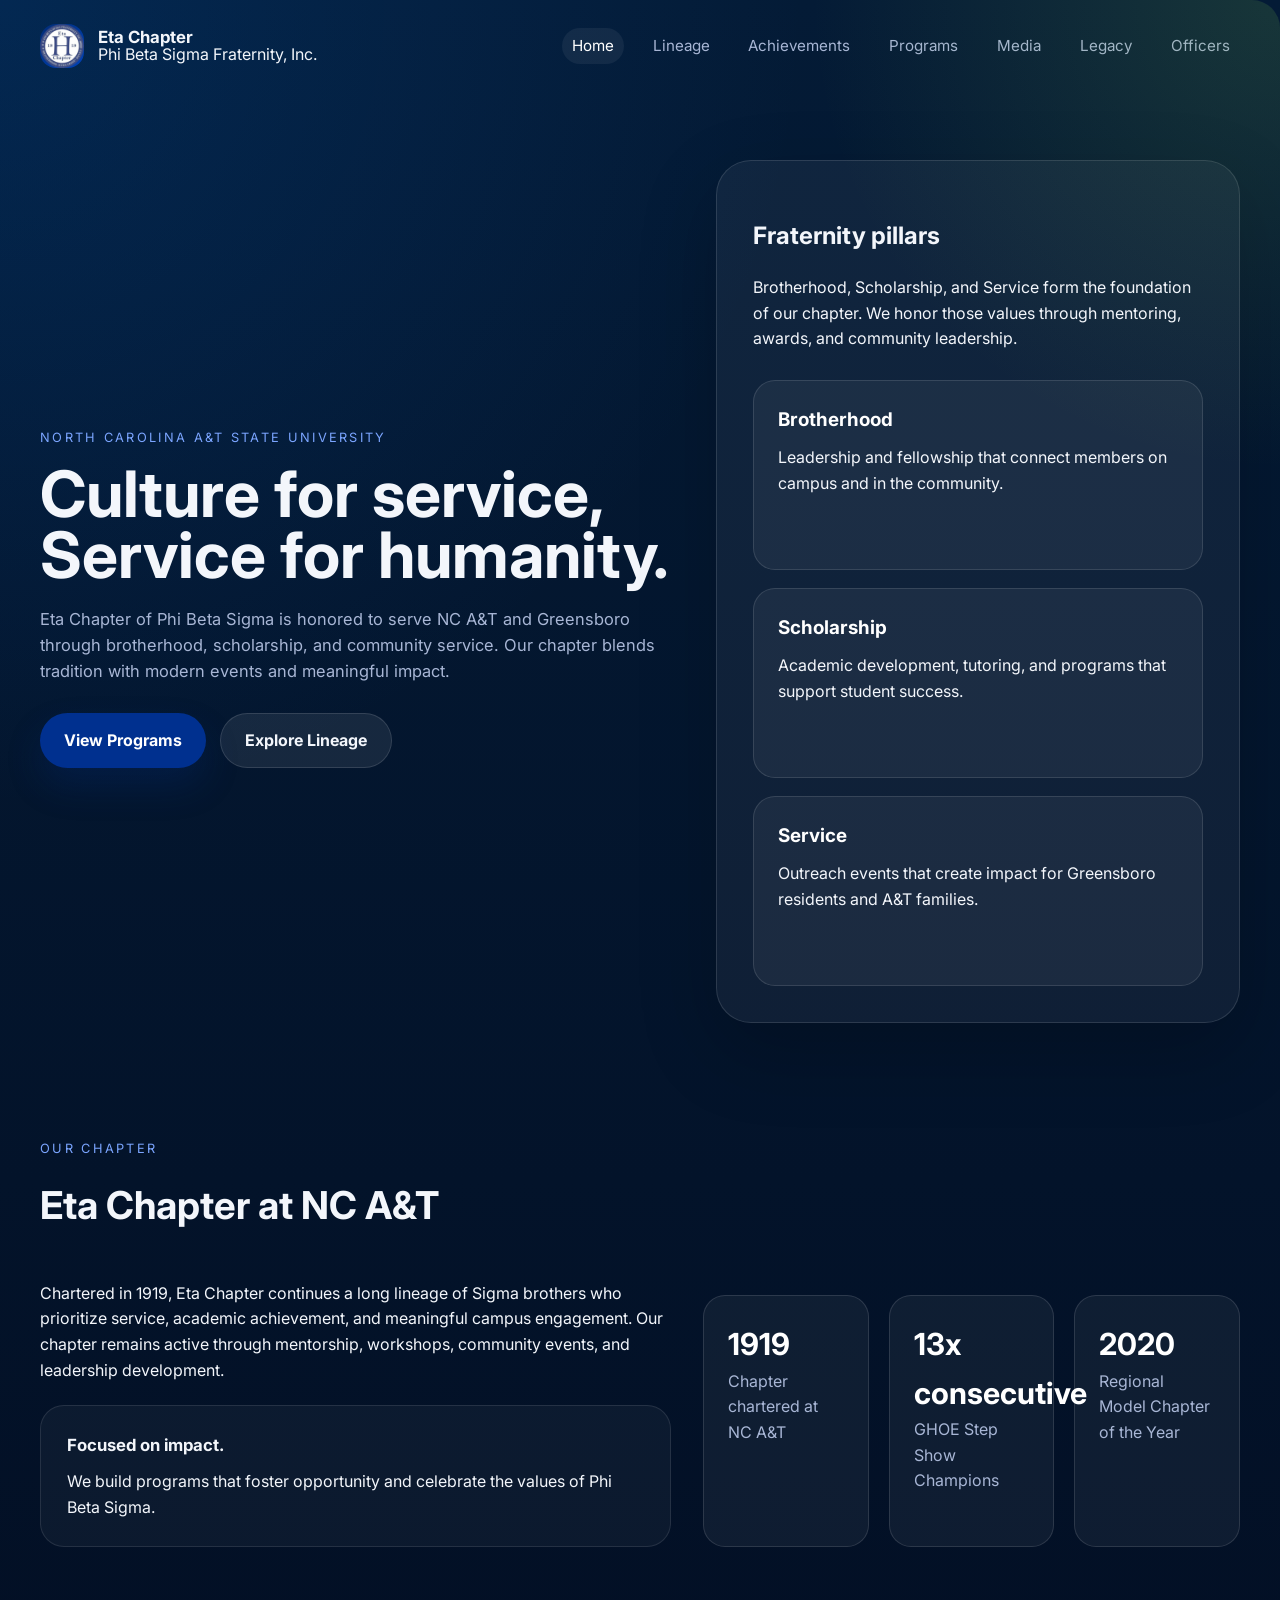
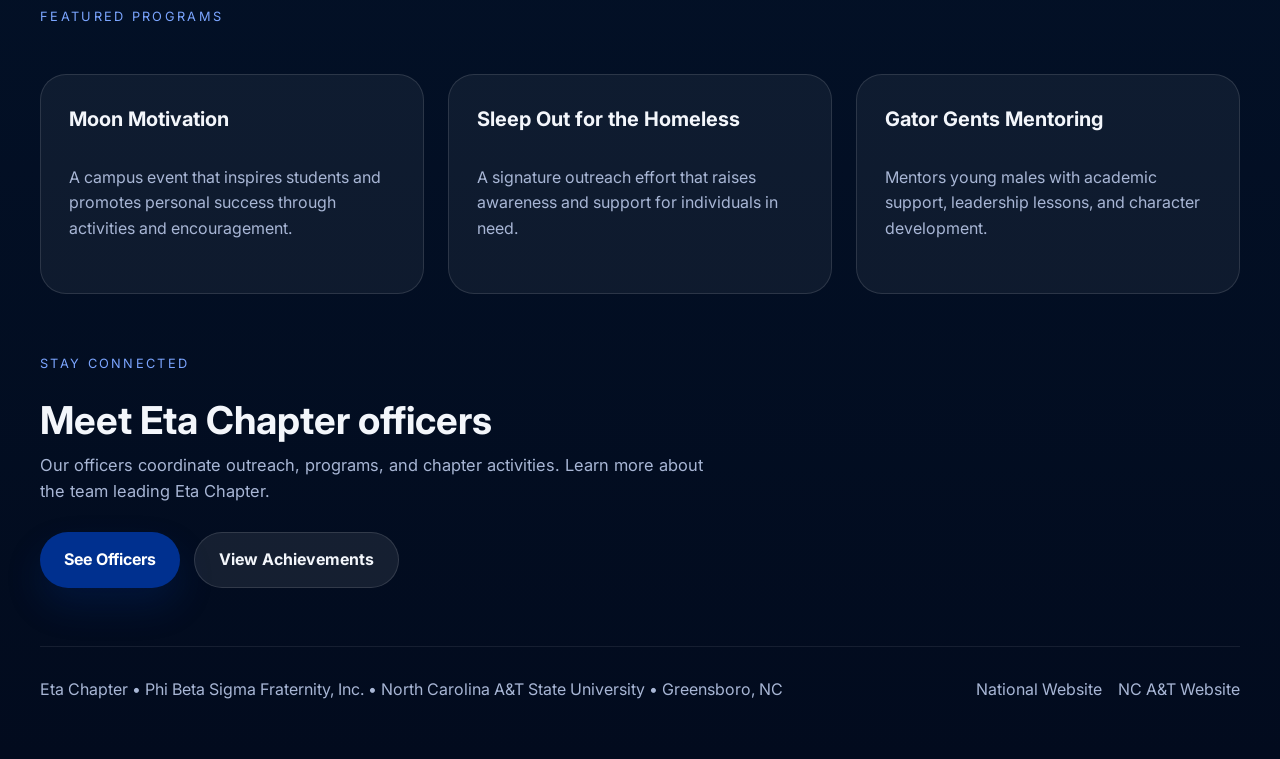
<file: index.html>
<!doctype html>
<html lang="en">
  <head>
    <meta charset="UTF-8" />
    <meta name="viewport" content="width=device-width, initial-scale=1.0" />
    <title>Eta Chapter | Phi Beta Sigma Fraternity, Inc.</title>
    <meta
      name="description"
      content="Eta Chapter of Phi Beta Sigma Fraternity, Inc. at North Carolina A&T State University. Brotherhood, scholarship, and service in Greensboro, NC."
    />
    <link rel="preconnect" href="https://fonts.googleapis.com" />
    <link rel="preconnect" href="https://fonts.gstatic.com" crossorigin />
    <link
      href="https://fonts.googleapis.com/css2?family=Inter:wght@400;500;600;700;800&family=Montserrat:wght@600;700&display=swap"
      rel="stylesheet"
    />
    <link rel="stylesheet" href="style.css" />
    <script src="script.js" defer></script>
  </head>
  <body>
    <div class="page">
      <header>
        <nav class="navbar">
          <div class="brand">
            <div class="brand__mark"><img src="assets/eta-seal.png" alt="Eta Chapter Seal" class="brand__logo"></div>
            <div class="brand__text">
              <strong>Eta Chapter</strong>
              Phi Beta Sigma Fraternity, Inc.
            </div>
          </div>
          <div class="nav-links">
            <a class="active" href="index.html">Home</a>
            <a href="lineage.html">Lineage</a>
            <a href="achievements.html">Achievements</a>
            <a href="programs.html">Programs</a>
            <a href="media.html">Media</a>
            <a href="legacy.html">Legacy</a>
            <a href="eta-chapter-officers.html">Officers</a>
          </div>
        </nav>
      </header>

      <section class="hero">
        <div>
          <p class="section-title">North Carolina A&T State University</p>
          <h1 class="hero-title">Culture for service, Service for humanity.</h1>
          <p class="hero-copy">
            Eta Chapter of Phi Beta Sigma is honored to serve NC A&T and Greensboro through brotherhood,
            scholarship, and community service. Our chapter blends tradition with modern events and meaningful impact.
          </p>
          <div class="hero-actions">
            <a class="btn btn-primary" href="programs.html">View Programs</a>
            <a class="btn btn-secondary" href="lineage.html">Explore Lineage</a>
          </div>
        </div>

        <div class="panel">
          <div class="panel-inner">
            <h2>Fraternity pillars</h2>
            <p>
              Brotherhood, Scholarship, and Service form the foundation of our chapter.
              We honor those values through mentoring, awards, and community leadership.
            </p>
            <div class="badge-grid">
              <div class="badge">
                <strong>Brotherhood</strong>
                Leadership and fellowship that connect members on campus and in the community.
              </div>
              <div class="badge">
                <strong>Scholarship</strong>
                Academic development, tutoring, and programs that support student success.
              </div>
              <div class="badge">
                <strong>Service</strong>
                Outreach events that create impact for Greensboro residents and A&T families.
              </div>
            </div>
          </div>
        </div>
      </section>

      <section class="section">
        <div class="section-title">Our chapter</div>
        <h2 class="section-heading">Eta Chapter at NC A&T</h2>
        <div class="copy-grid">
          <div>
            <p>
              Chartered in 1919, Eta Chapter continues a long lineage of Sigma brothers who prioritize service, academic achievement, and meaningful campus engagement.
              Our chapter remains active through mentorship, workshops, community events, and leadership development.
            </p>
            <div class="callout">
              <strong>Focused on impact.</strong>
              We build programs that foster opportunity and celebrate the values of Phi Beta Sigma.
            </div>
          </div>
          <div class="stats-grid">
            <div class="stat">
              <strong>1919</strong>
              <span>Chapter chartered at NC A&T</span>
            </div>
            <div class="stat">
              <strong>13x consecutive</strong>
              <span>GHOE Step Show Champions</span>
            </div>
            <div class="stat">
              <strong>2020</strong>
              <span>Regional Model Chapter of the Year</span>
            </div>
          </div>
        </div>
      </section>

      <section class="section">
        <div class="section-title">Featured programs</div>
        <div class="card-grid">
          <div class="card">
            <h3>Moon Motivation</h3>
            <p>
              A campus event that inspires students and promotes personal success through activities and encouragement.
            </p>
          </div>
          <div class="card">
            <h3>Sleep Out for the Homeless</h3>
            <p>
              A signature outreach effort that raises awareness and support for individuals in need.
            </p>
          </div>
          <div class="card">
            <h3>Gator Gents Mentoring</h3>
            <p>
              Mentors young males with academic support, leadership lessons, and character development.
            </p>
          </div>
        </div>
      </section>

      <section class="section">
        <div class="section-title">Stay connected</div>
        <h2 class="section-heading">Meet Eta Chapter officers</h2>
        <p class="hero-copy">
          Our officers coordinate outreach, programs, and chapter activities. Learn more about the team leading Eta Chapter.
        </p>
        <div class="hero-actions">
          <a class="btn btn-primary" href="eta-chapter-officers.html">See Officers</a>
          <a class="btn btn-secondary" href="achievements.html">View Achievements</a>
        </div>
      </section>

      <footer class="footer">
        <div>Eta Chapter • Phi Beta Sigma Fraternity, Inc. • North Carolina A&T State University • Greensboro, NC</div>
        <div class="footer-links">
          <a href="https://www.phibetasigma1914.org/">National Website</a>
          <a href="https://www.ncat.edu/">NC A&T Website</a>
        </div>
      </footer>
    </div>
  </body>
</html>
</file>
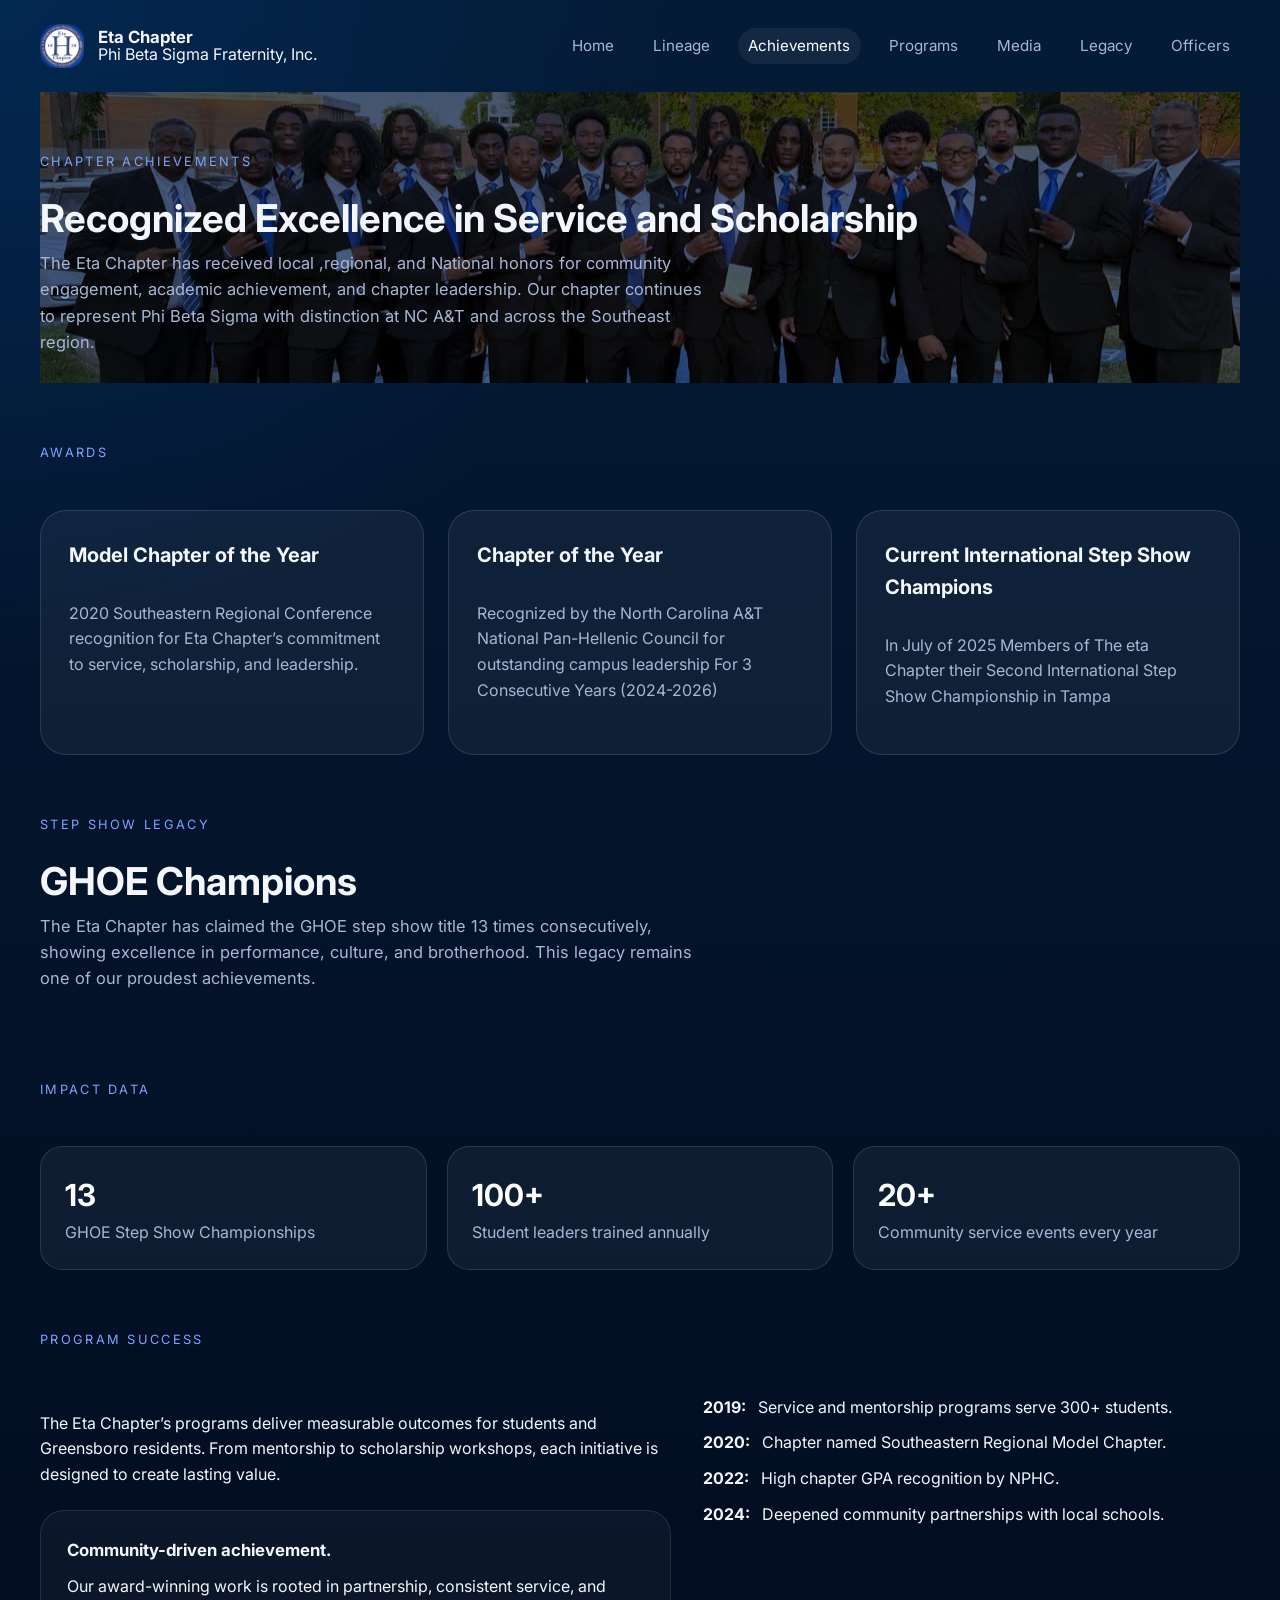
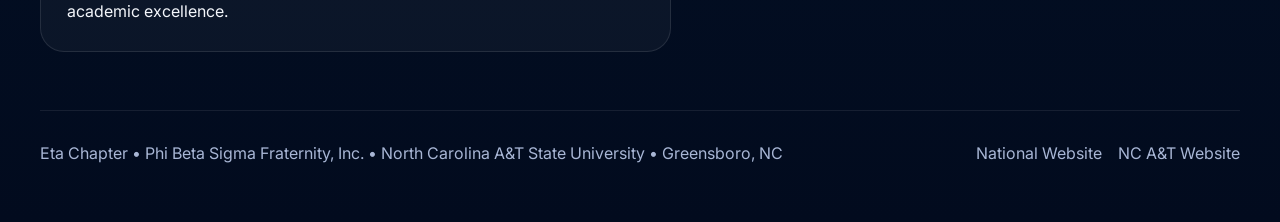
<file: achievements.html>
<!doctype html>
<html lang="en">
  <head>
    <meta charset="UTF-8" />
    <meta name="viewport" content="width=device-width, initial-scale=1.0" />
    <title>Achievements | Eta Chapter</title>
    <meta
      name="description"
      content="Achievements and awards for the Eta Chapter, Phi Beta Sigma Fraternity, Inc. at North Carolina A&T State University."
    />
    <link rel="preconnect" href="https://fonts.googleapis.com" />
    <link rel="preconnect" href="https://fonts.gstatic.com" crossorigin />
    <link
      href="https://fonts.googleapis.com/css2?family=Inter:wght@400;500;600;700;800&family=Montserrat:wght@600;700&display=swap"
      rel="stylesheet"
    />
    <link rel="stylesheet" href="style.css" />
    <script src="script.js" defer></script>
  </head>
  <body>
    <div class="page">
      <header>
        <nav class="navbar">
          <div class="brand">
            <div class="brand__mark"><img src="assets/eta-seal.png" alt="Eta Chapter Seal" class="brand__logo"></div>
            <div class="brand__text">
              <strong>Eta Chapter</strong>
              Phi Beta Sigma Fraternity, Inc.
            </div>
          </div>
          <div class="nav-links">
            <a href="index.html">Home</a>
            <a href="lineage.html">Lineage</a>
            <a class="active" href="achievements.html">Achievements</a>
            <a href="programs.html">Programs</a>
            <a href="media.html">Media</a>
            <a href="legacy.html">Legacy</a>
            <a href="eta-chapter-officers.html">Officers</a>
          </div>
        </nav>
      </header>

      <section class="section section--achievements">
        <div class="section-title">Chapter achievements</div>
        <h1 class="section-heading">Recognized Excellence in Service and Scholarship</h1>
        <p class="hero-copy">
           The Eta Chapter has received local ,regional, and National honors for community engagement, academic achievement, and chapter leadership.
          Our chapter continues to represent Phi Beta Sigma with distinction at NC A&T and across the Southeast region.
        </p>
      </section>

      <section class="section">
        <div class="section-title">Awards</div>
        <div class="card-grid">
          <div class="card">
            <h3>Model Chapter of the Year</h3>
            <p>
              2020 Southeastern Regional Conference recognition for Eta Chapter’s commitment to service, scholarship, and leadership.
            </p>
          </div>
          <div class="card">
            <h3>Chapter of the Year</h3>
            <p>
              Recognized by the North Carolina A&T National Pan-Hellenic Council for outstanding campus leadership For 3 Consecutive Years (2024-2026)
            </p>
          </div>
          <div class="card">
            <h3>Current International Step Show Champions</h3>
            <p>
              In July of 2025 Members of The eta Chapter their Second International Step Show Championship in Tampa
            </p>
          </div>
        </div>
      </section>

      <section class="section">
        <div class="section-title">Step show legacy</div>
        <h2 class="section-heading">GHOE Champions</h2>
        <p class="hero-copy">
           The Eta Chapter has claimed the GHOE step show title 13 times consecutively, showing excellence in performance, culture, and brotherhood.
          This legacy remains one of our proudest achievements.
        </p>
      </section>

      <section class="section">
        <div class="section-title">Impact data</div>
        <div class="stats-grid">
          <div class="stat">
            <strong>13</strong>
            <span>GHOE Step Show Championships</span>
          </div>
          <div class="stat">
            <strong>100+</strong>
            <span>Student leaders trained annually</span>
          </div>
          <div class="stat">
            <strong>20+</strong>
            <span>Community service events every year</span>
          </div>
        </div>
      </section>

      <section class="section">
        <div class="section-title">Program success</div>
        <div class="copy-grid">
          <div>
            <p>
               The Eta Chapter’s programs deliver measurable outcomes for students and Greensboro residents.
              From mentorship to scholarship workshops, each initiative is designed to create lasting value.
            </p>
            <div class="callout">
              <strong>Community-driven achievement.</strong>
              Our award-winning work is rooted in partnership, consistent service, and academic excellence.
            </div>
          </div>
          <div>
            <ul class="card-list">
              <li><strong>2019:</strong> Service and mentorship programs serve 300+ students.</li>
              <li><strong>2020:</strong> Chapter named Southeastern Regional Model Chapter.</li>
              <li><strong>2022:</strong> High chapter GPA recognition by NPHC.</li>
              <li><strong>2024:</strong> Deepened community partnerships with local schools.</li>
            </ul>
          </div>
        </div>
      </section>

      <footer class="footer">
        <div>Eta Chapter • Phi Beta Sigma Fraternity, Inc. • North Carolina A&T State University • Greensboro, NC</div>
        <div class="footer-links">
          <a href="https://www.phibetasigma1914.org/">National Website</a>
          <a href="https://www.ncat.edu/">NC A&T Website</a>
        </div>
      </footer>
    </div>
  </body>
</html>
</file>
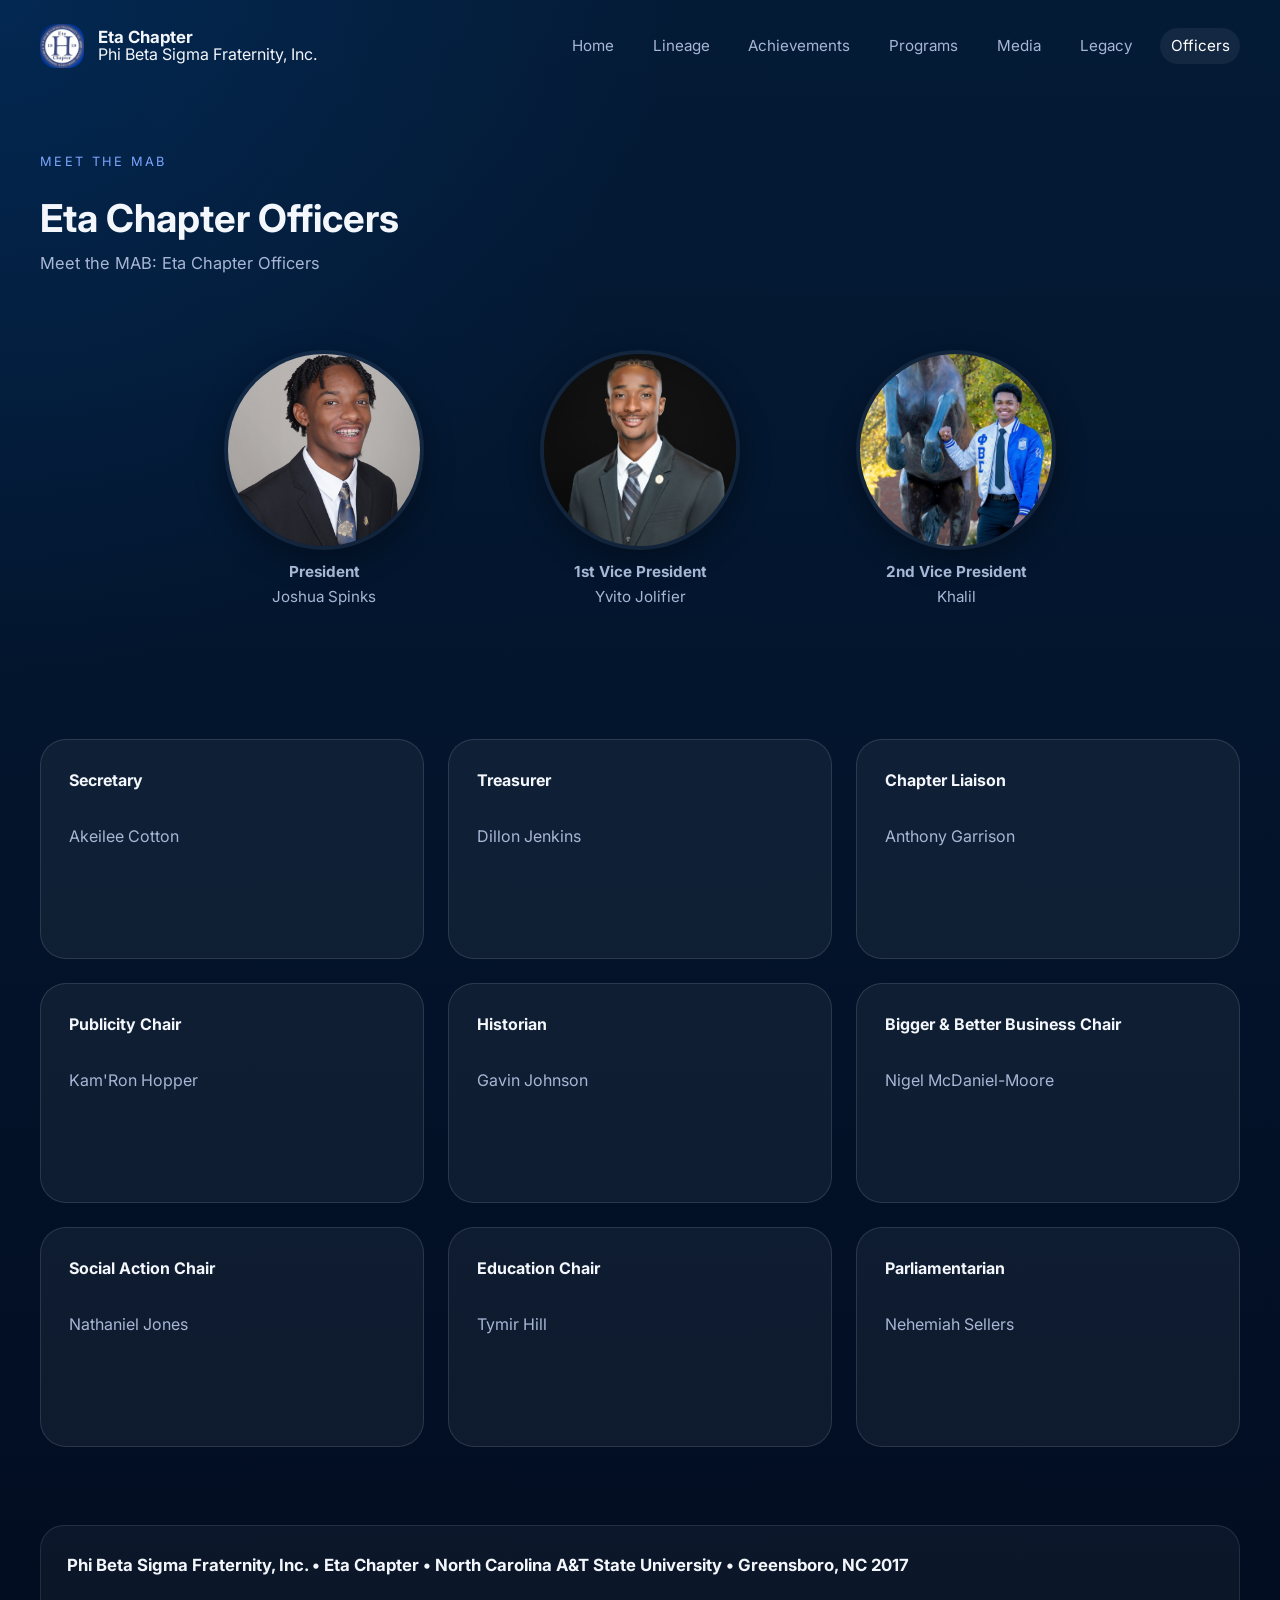
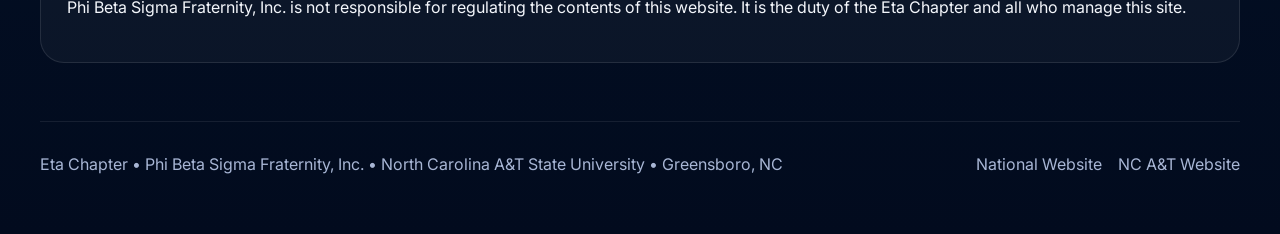
<file: eta-chapter-officers.html>
<!doctype html>
<html lang="en">
  <head>
    <meta charset="UTF-8" />
    <meta name="viewport" content="width=device-width, initial-scale=1.0" />
    <title>Officers | Eta Chapter</title>
    <meta
      name="description"
      content="Chapter officers of the Eta Chapter, Phi Beta Sigma Fraternity, Inc. at North Carolina A&T State University."
    />
    <link rel="preconnect" href="https://fonts.googleapis.com" />
    <link rel="preconnect" href="https://fonts.gstatic.com" crossorigin />
    <link
      href="https://fonts.googleapis.com/css2?family=Inter:wght@400;500;600;700;800&family=Montserrat:wght@600;700&display=swap"
      rel="stylesheet"
    />
    <link rel="stylesheet" href="style.css" />
    <script src="script.js" defer></script>
  </head>
  <body>
    <div class="page">
      <header>
        <nav class="navbar">
          <div class="brand">
            <div class="brand__mark"><img src="assets/eta-seal.png" alt="Eta Chapter Seal" class="brand__logo"></div>
            <div class="brand__text">
              <strong>Eta Chapter</strong>
              Phi Beta Sigma Fraternity, Inc.
            </div>
          </div>
          <div class="nav-links">
            <a href="index.html">Home</a>
            <a href="lineage.html">Lineage</a>
            <a href="achievements.html">Achievements</a>
            <a href="programs.html">Programs</a>
            <a href="media.html">Media</a>
            <a href="legacy.html">Legacy</a>
            <a class="active" href="eta-chapter-officers.html">Officers</a>
          </div>
        </nav>
      </header>

      <section class="section">
        <div class="section-title">Meet the MAB</div>
        <h1 class="section-heading">Eta Chapter Officers</h1>
        <p class="hero-copy">Meet the MAB: Eta Chapter Officers</p>
      </section>

      <section class="section officers-headshots-section">
        <div class="officers-headshots">
          <figure class="officer">
            <img src="assets/Joshua Picture 4 Honors.JPG" alt="President headshot">
            <figcaption><strong>President</strong><br>Joshua Spinks</figcaption>
          </figure>
          <figure class="officer">
            <img src="assets/Yvito.JPEG" alt="1st Vice headshot">
            <figcaption><strong>1st Vice President</strong><br>Yvito Jolifier</figcaption>
          </figure>
          <figure class="officer">
            <img src="assets/Leal.JPEG" alt="2nd Vice headshot">
            <figcaption><strong>2nd Vice President</strong><br>Khalil</figcaption>
          </figure>
        </div>
      </section>

      <section class="section">
        <div class="card-grid">
          <div class="card"><strong>Secretary</strong><p>Akeilee Cotton</p></div>
          <div class="card"><strong>Treasurer</strong><p>Dillon Jenkins</p></div>
          <div class="card"><strong>Chapter Liaison</strong><p>Anthony Garrison</p></div>
          <div class="card"><strong>Publicity Chair</strong><p>Kam'Ron Hopper</p></div>
          <div class="card"><strong>Historian</strong><p>Gavin Johnson</p></div>
          <div class="card"><strong>Bigger & Better Business Chair</strong><p>Nigel McDaniel-Moore</p></div>
          <div class="card"><strong>Social Action Chair</strong><p>Nathaniel Jones</p></div>
          <div class="card"><strong>Education Chair</strong><p>Tymir Hill</p></div>
          <div class="card"><strong>Parliamentarian</strong><p>Nehemiah Sellers</p></div>
        </div>
      </section>

      <section class="section">
        <div class="callout">
          <strong>Phi Beta Sigma Fraternity, Inc. • Eta Chapter • North Carolina A&T State University • Greensboro, NC 2017</strong>
          <p>Phi Beta Sigma Fraternity, Inc. is not responsible for regulating the contents of this website. It is the duty of the Eta Chapter and all who manage this site.</p>
        </div>
      </section>

      <footer class="footer">
        <div>Eta Chapter • Phi Beta Sigma Fraternity, Inc. • North Carolina A&T State University • Greensboro, NC</div>
        <div class="footer-links">
          <a href="https://www.phibetasigma1914.org/">National Website</a>
          <a href="https://www.ncat.edu/">NC A&T Website</a>
        </div>
      </footer>
    </div>
  </body>
</html>
</file>
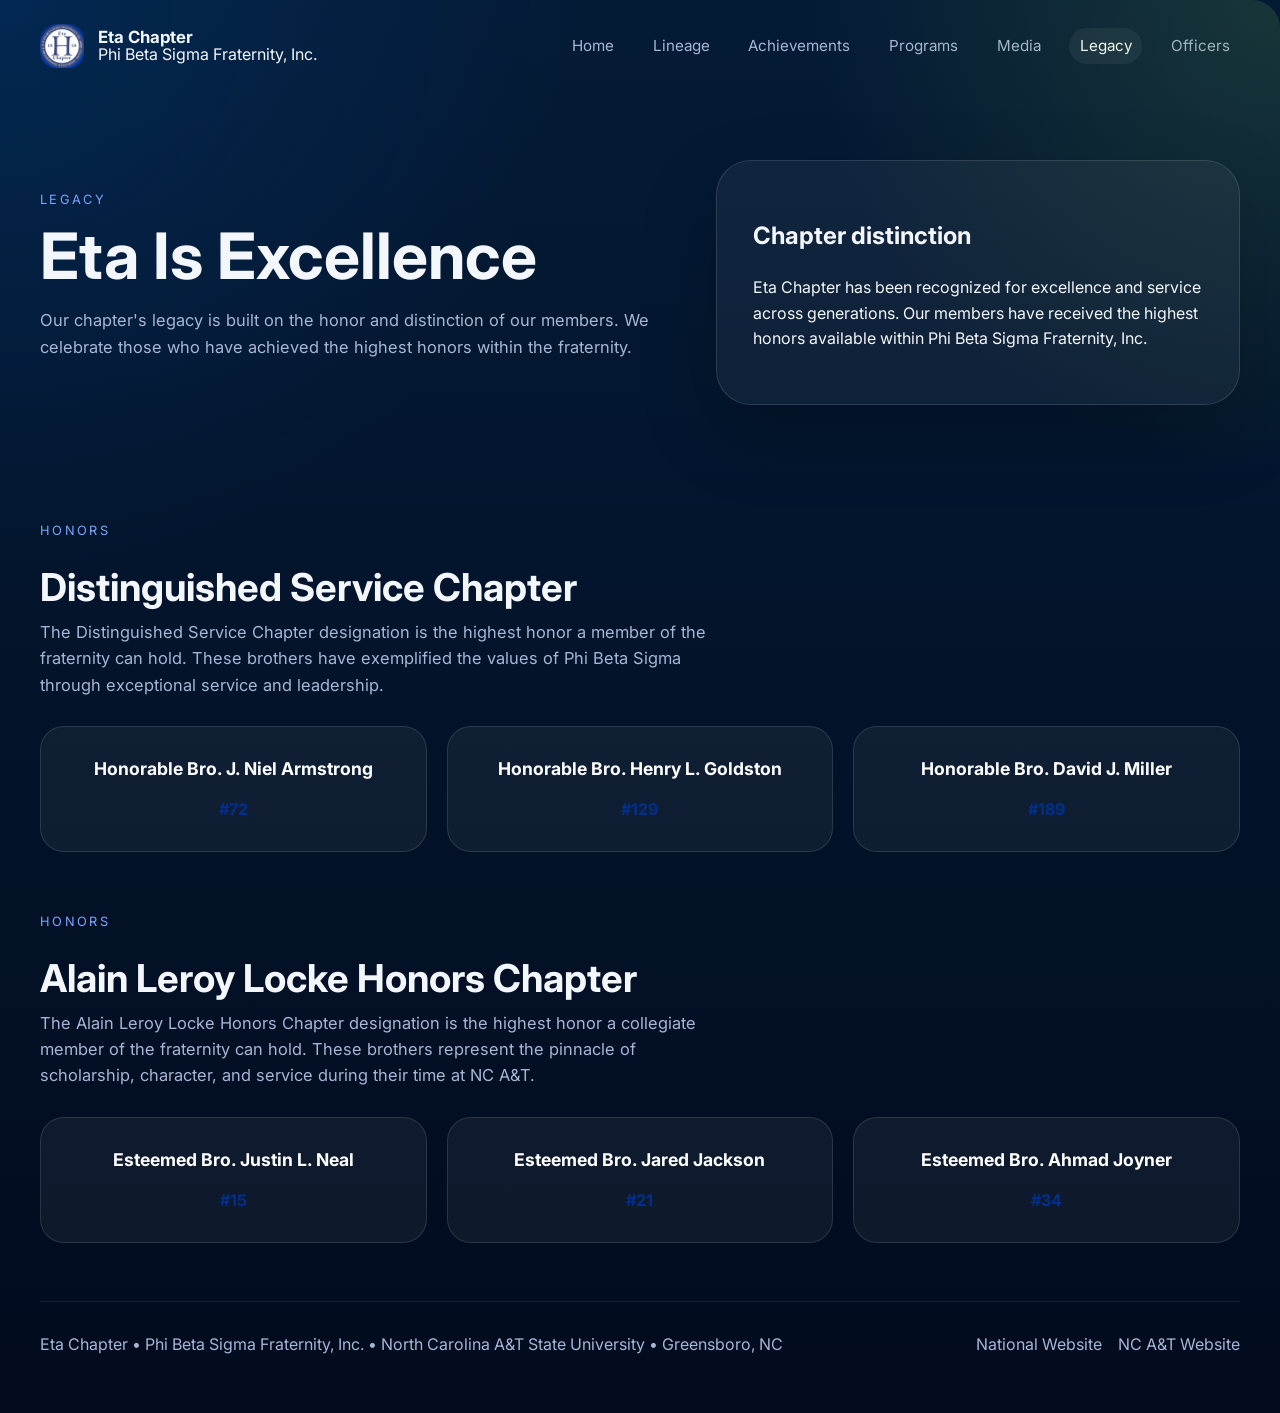
<file: legacy.html>
<!doctype html>
<html lang="en">
  <head>
    <meta charset="UTF-8" />
    <meta name="viewport" content="width=device-width, initial-scale=1.0" />
    <title>Legacy | Eta Chapter</title>
    <meta
      name="description"
      content="Legacy page for Eta Chapter of Phi Beta Sigma Fraternity, Inc. Distinguished honors and member achievements."
    />
    <link rel="preconnect" href="https://fonts.googleapis.com" />
    <link rel="preconnect" href="https://fonts.gstatic.com" crossorigin />
    <link
      href="https://fonts.googleapis.com/css2?family=Inter:wght@400;500;600;700;800&family=Montserrat:wght@600;700&display=swap"
      rel="stylesheet"
    />
    <link rel="stylesheet" href="style.css" />
  </head>
  <body>
    <div class="page">
      <header>
        <nav class="navbar">
          <div class="brand">
            <div class="brand__mark"><img src="assets/eta-seal.png" alt="Eta Chapter Seal" class="brand__logo"></div>
            <div class="brand__text">
              <strong>Eta Chapter</strong>
              Phi Beta Sigma Fraternity, Inc.
            </div>
          </div>
          <div class="nav-links">
            <a href="index.html">Home</a>
            <a href="lineage.html">Lineage</a>
            <a href="achievements.html">Achievements</a>
            <a href="programs.html">Programs</a>
            <a href="media.html">Media</a>
            <a class="active" href="legacy.html">Legacy</a>
            <a href="eta-chapter-officers.html">Officers</a>
          </div>
        </nav>
      </header>

      <section class="hero">
        <div>
          <p class="section-title">Legacy</p>
          <h1 class="hero-title">Eta Is Excellence</h1>
          <p class="hero-copy">
            Our chapter's legacy is built on the honor and distinction of our members. We celebrate those who have achieved the highest honors within the fraternity.
          </p>
        </div>

        <div class="panel">
          <div class="panel-inner">
            <h2>Chapter distinction</h2>
            <p>
              Eta Chapter has been recognized for excellence and service across generations. Our members have received the highest honors available within Phi Beta Sigma Fraternity, Inc.
            </p>
          </div>
        </div>
      </section>

      <section class="section">
        <div class="section-title">Honors</div>
        <h2 class="section-heading">Distinguished Service Chapter</h2>
        <p class="hero-copy">
          The Distinguished Service Chapter designation is the highest honor a member of the fraternity can hold. These brothers have exemplified the values of Phi Beta Sigma through exceptional service and leadership.
        </p>
        <div class="honor-grid">
          <div class="honor-card">
            <h3>Honorable Bro. J. Niel Armstrong</h3>
            <p class="honor-number">#72</p>
          </div>
          <div class="honor-card">
            <h3>Honorable Bro. Henry L. Goldston</h3>
            <p class="honor-number">#129</p>
          </div>
          <div class="honor-card">
            <h3>Honorable Bro. David J. Miller</h3>
            <p class="honor-number">#189</p>
          </div>
        </div>
      </section>

      <section class="section">
        <div class="section-title">Honors</div>
        <h2 class="section-heading">Alain Leroy Locke Honors Chapter</h2>
        <p class="hero-copy">
          The Alain Leroy Locke Honors Chapter designation is the highest honor a collegiate member of the fraternity can hold. These brothers represent the pinnacle of scholarship, character, and service during their time at NC A&T.
        </p>
        <div class="honor-grid">
          <div class="honor-card">
            <h3>Esteemed Bro. Justin L. Neal</h3>
            <p class="honor-number">#15</p>
          </div>
          <div class="honor-card">
            <h3>Esteemed Bro. Jared Jackson</h3>
            <p class="honor-number">#21</p>
          </div>
          <div class="honor-card">
            <h3>Esteemed Bro. Ahmad Joyner</h3>
            <p class="honor-number">#34</p>
          </div>
        </div>
      </section>

      <footer class="footer">
        <div>Eta Chapter • Phi Beta Sigma Fraternity, Inc. • North Carolina A&T State University • Greensboro, NC</div>
        <div class="footer-links">
          <a href="https://www.phibetasigma1914.org/">National Website</a>
          <a href="https://www.ncat.edu/">NC A&T Website</a>
        </div>
      </footer>
    </div>
  </body>
</html>
</file>
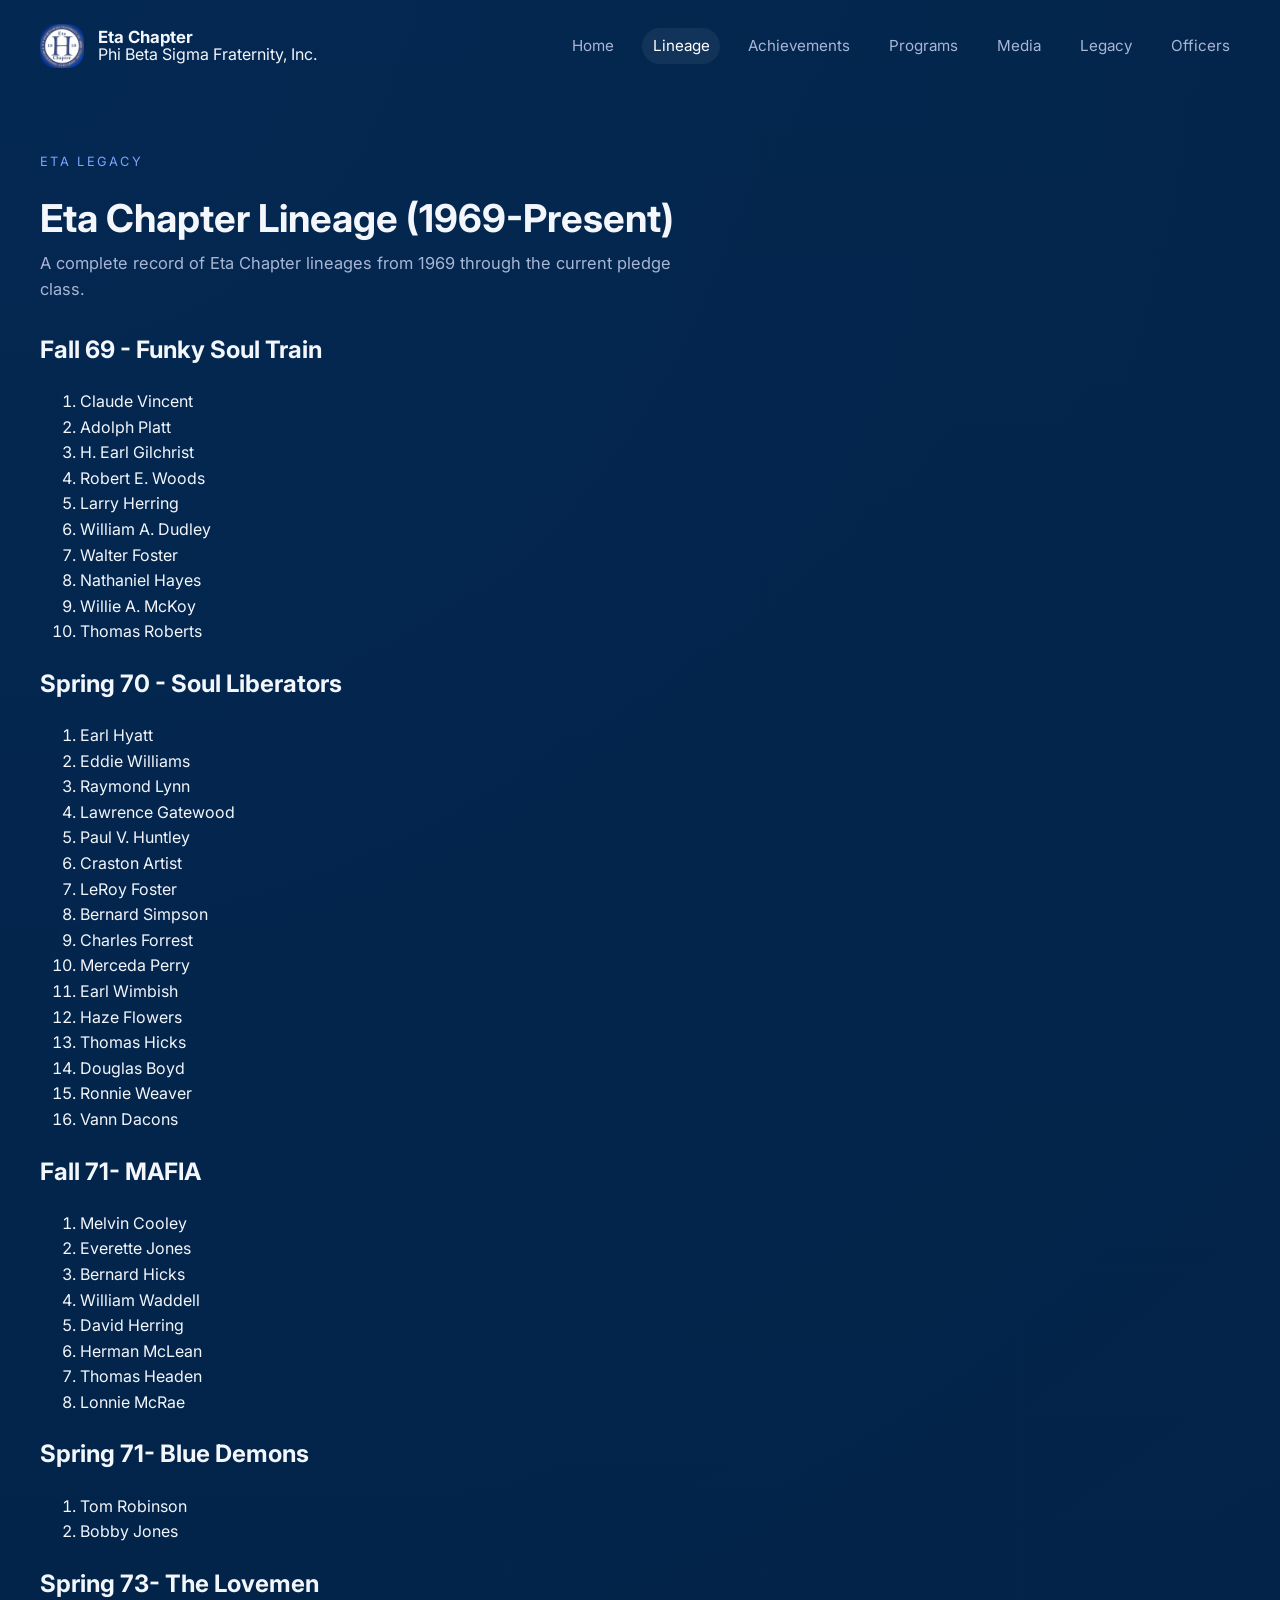
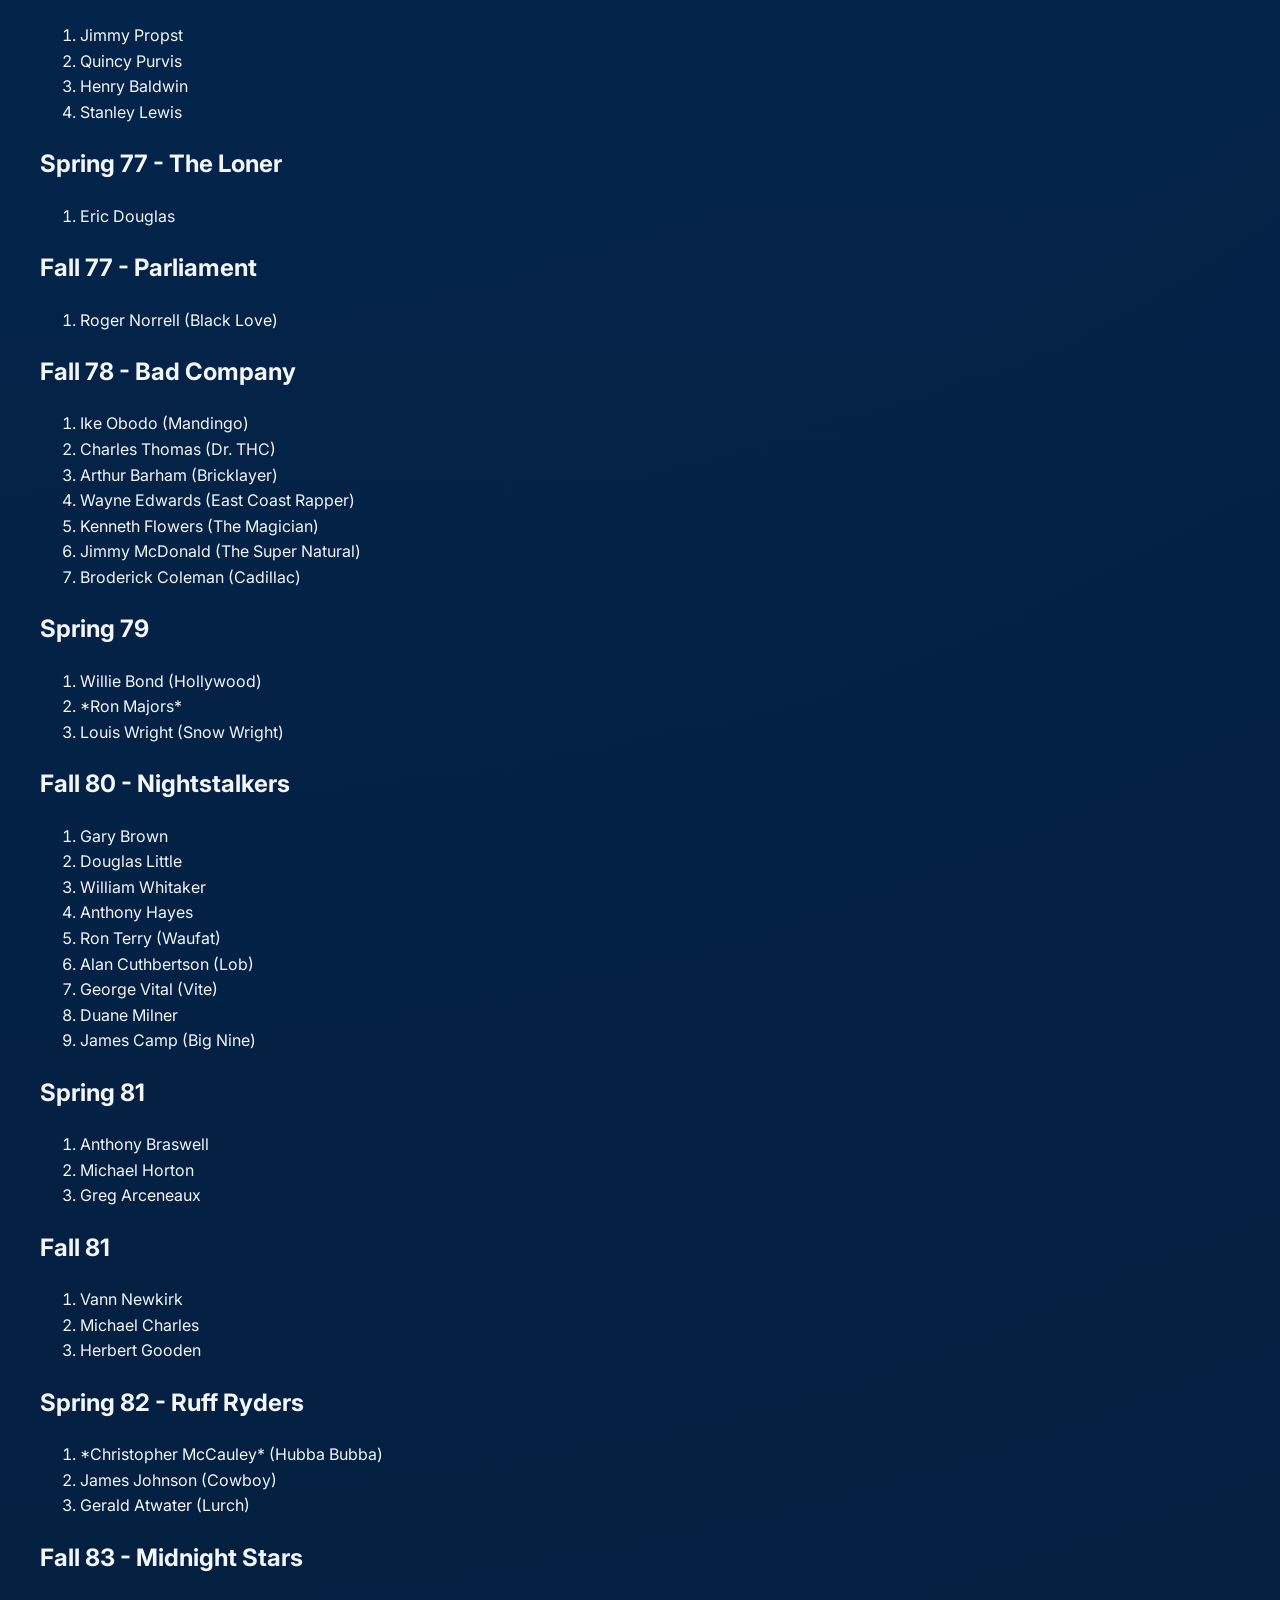
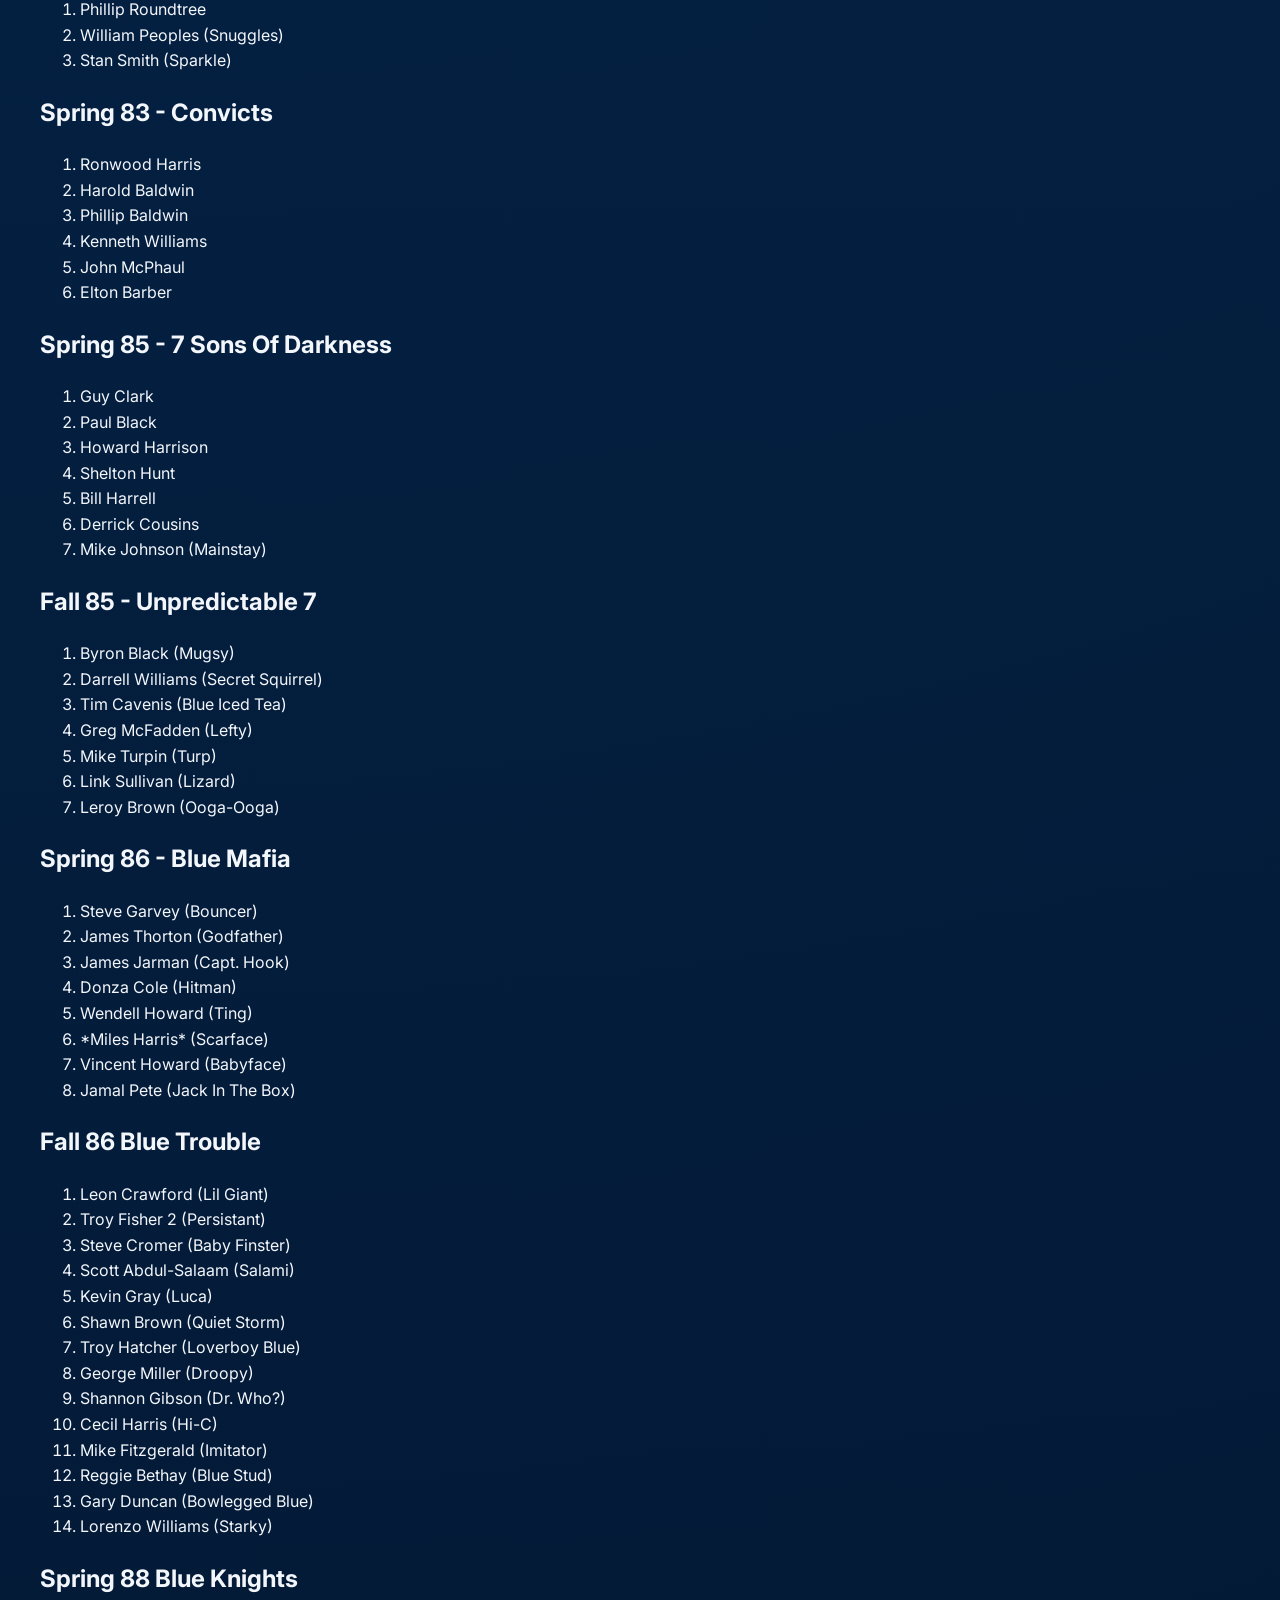
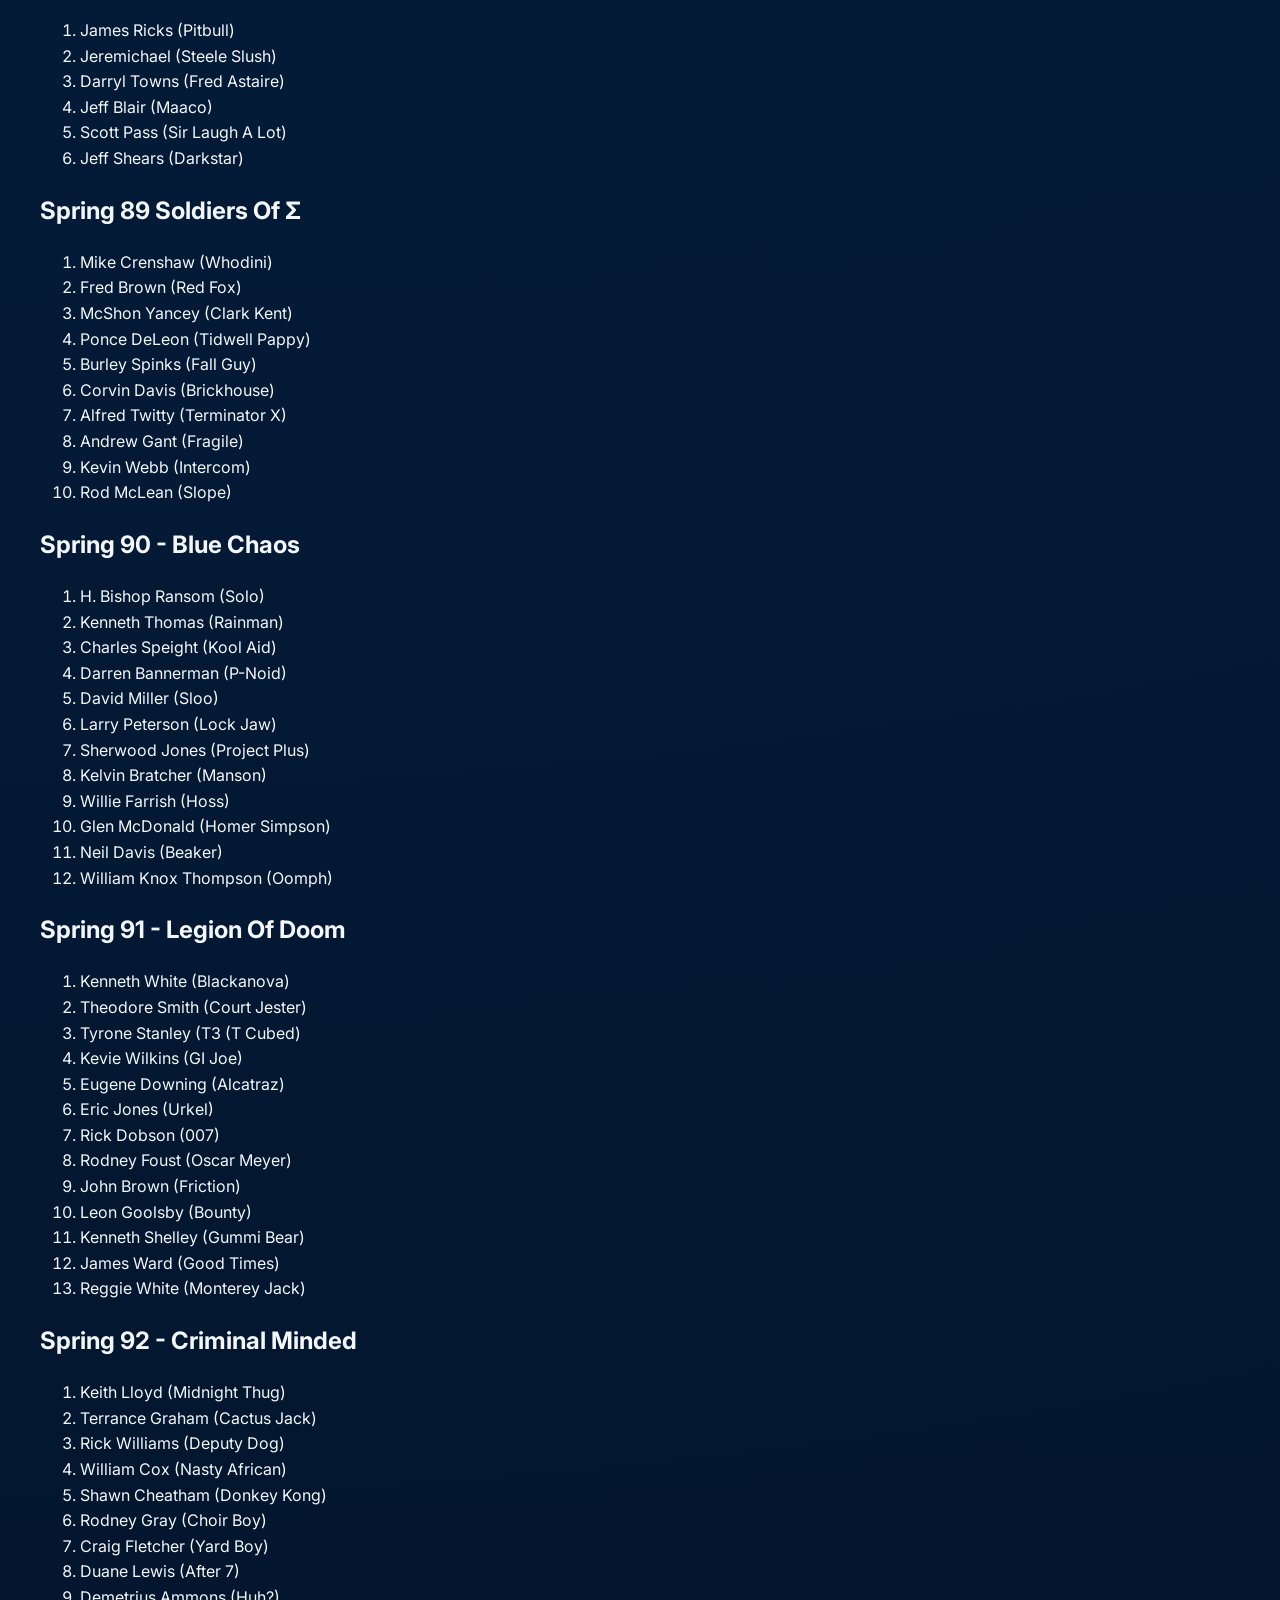
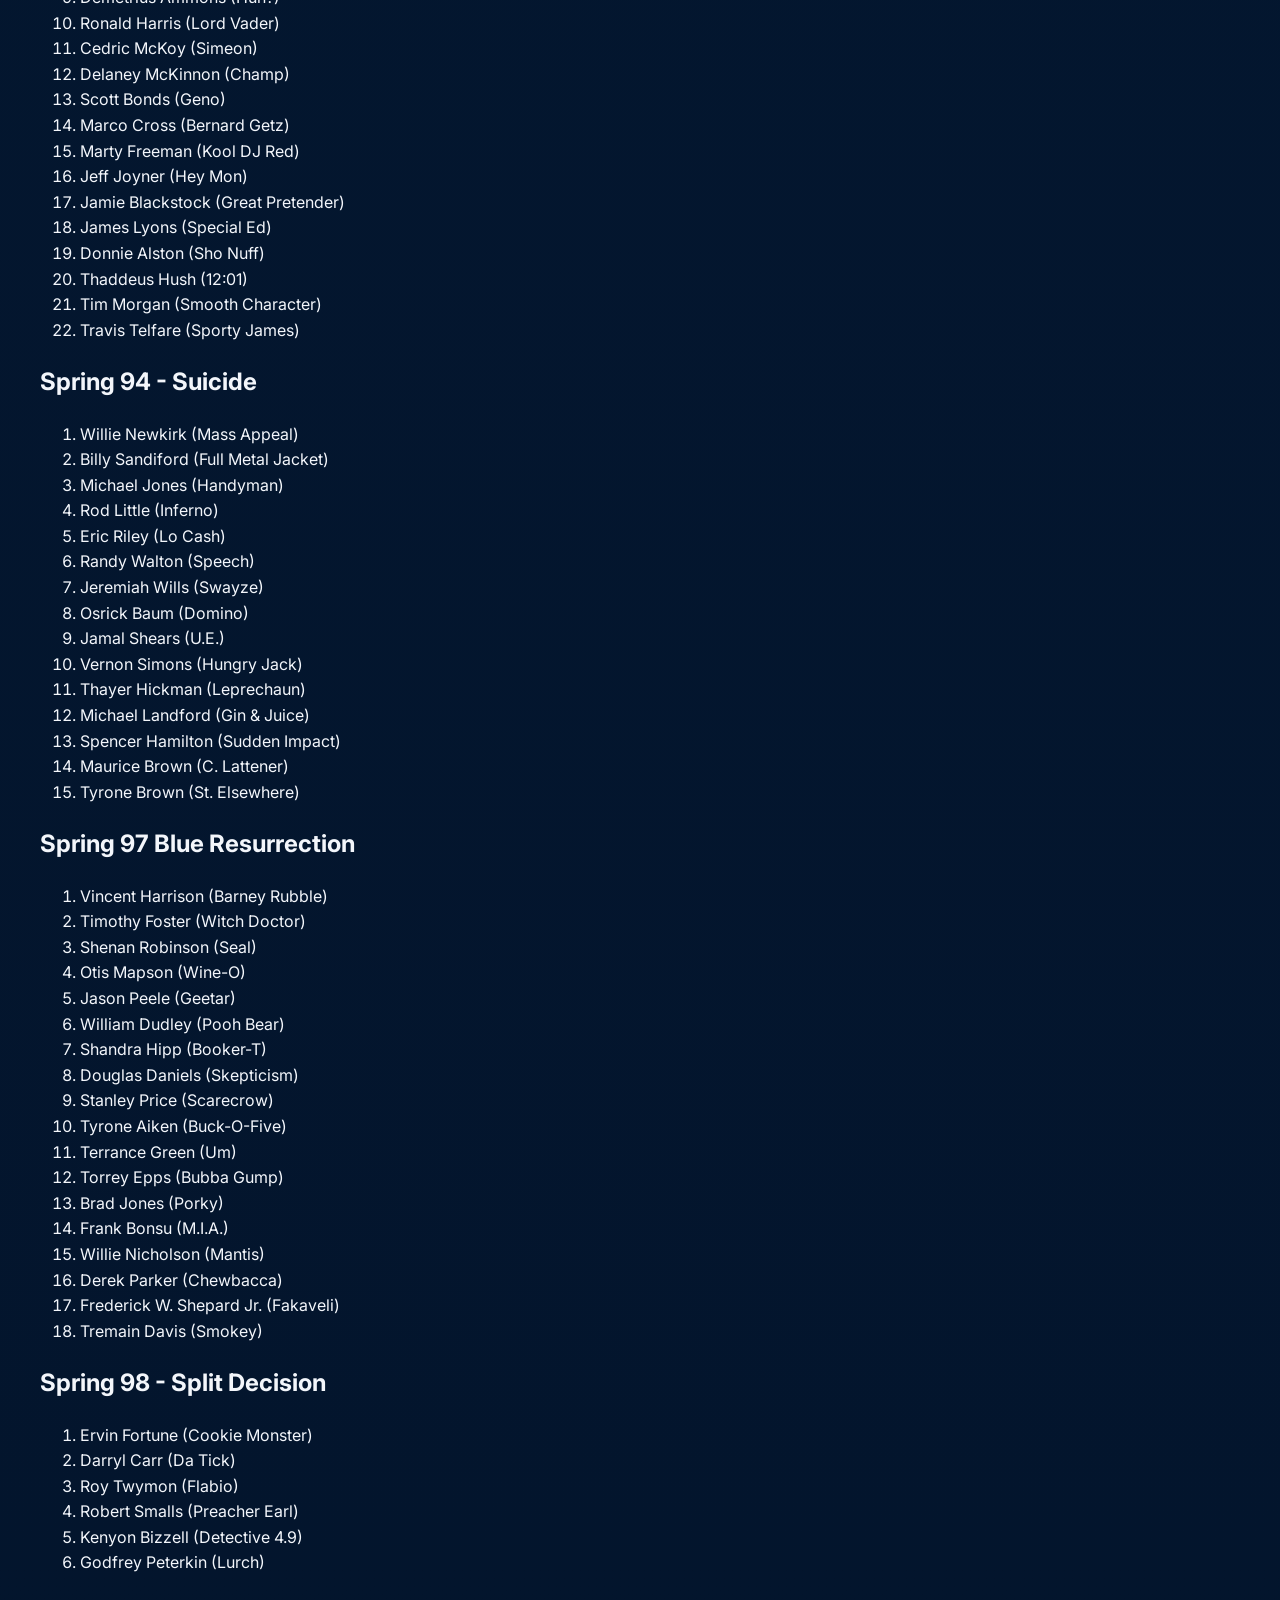
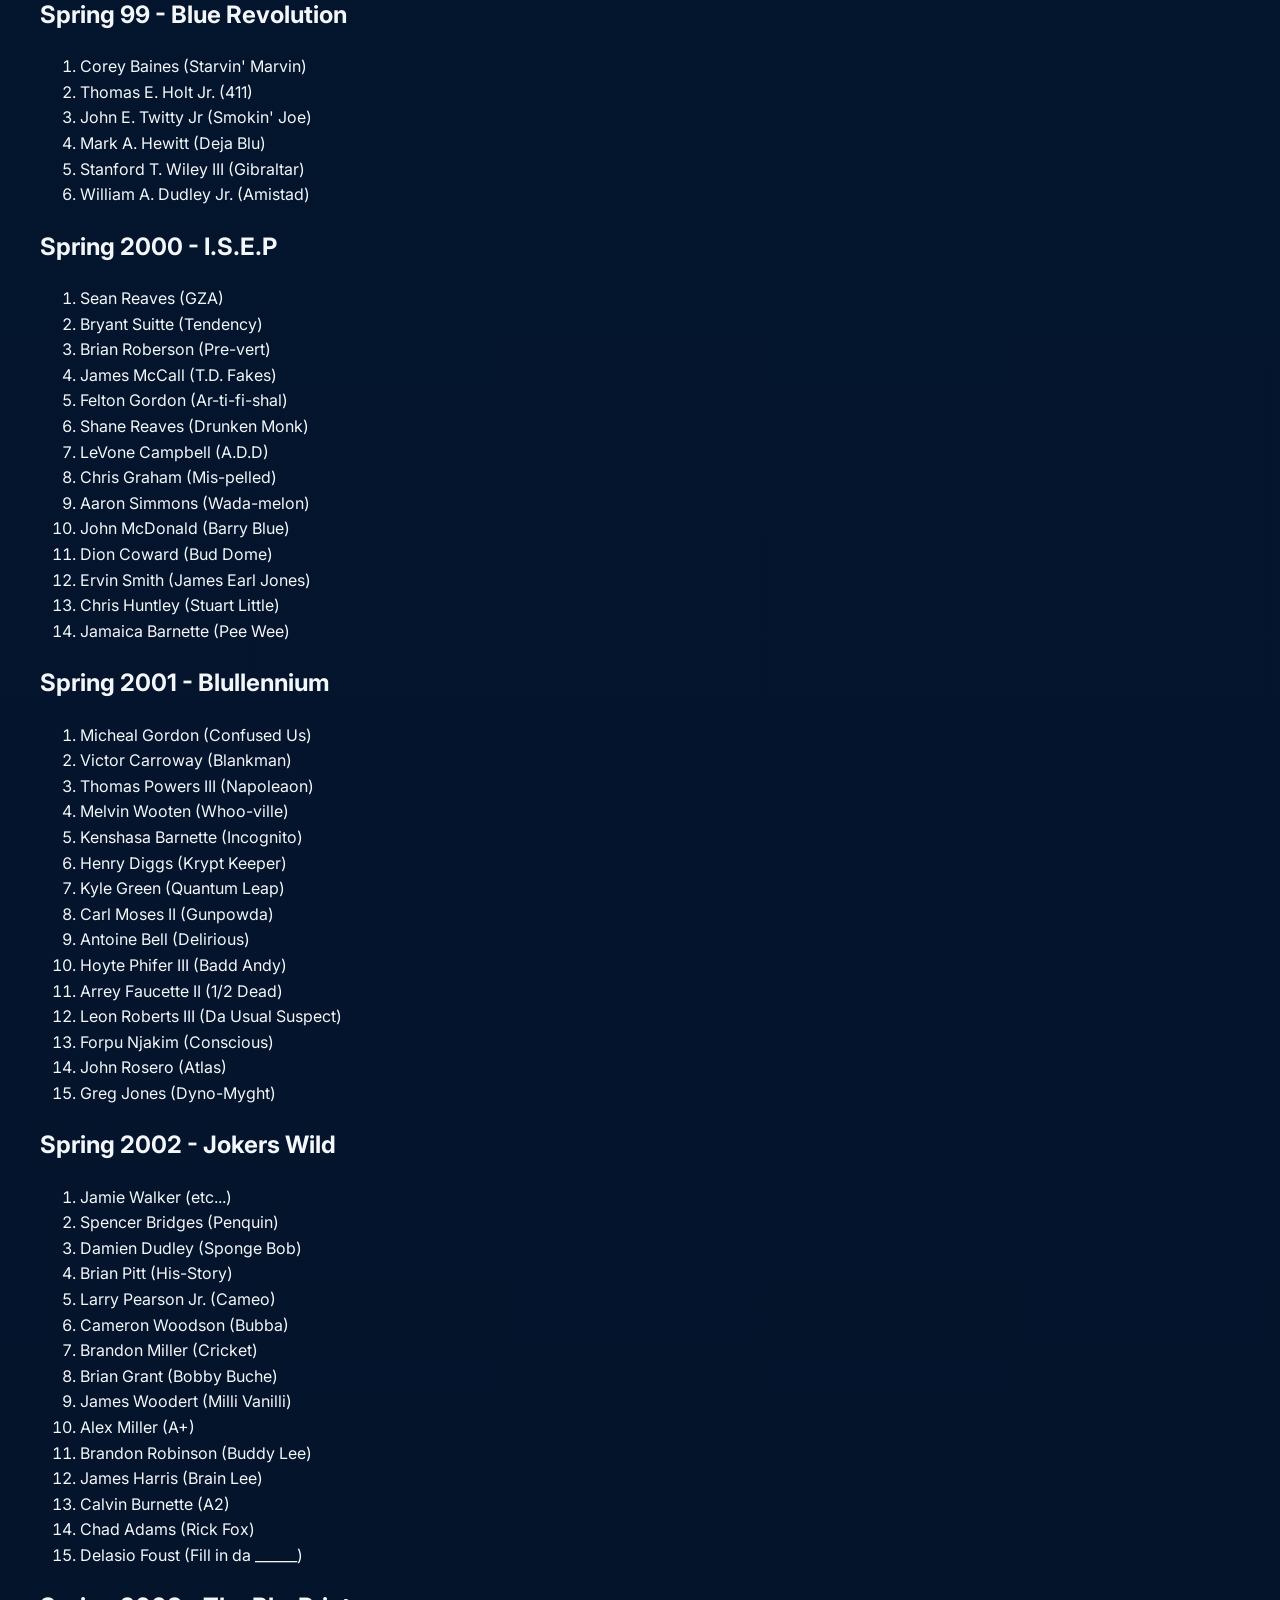
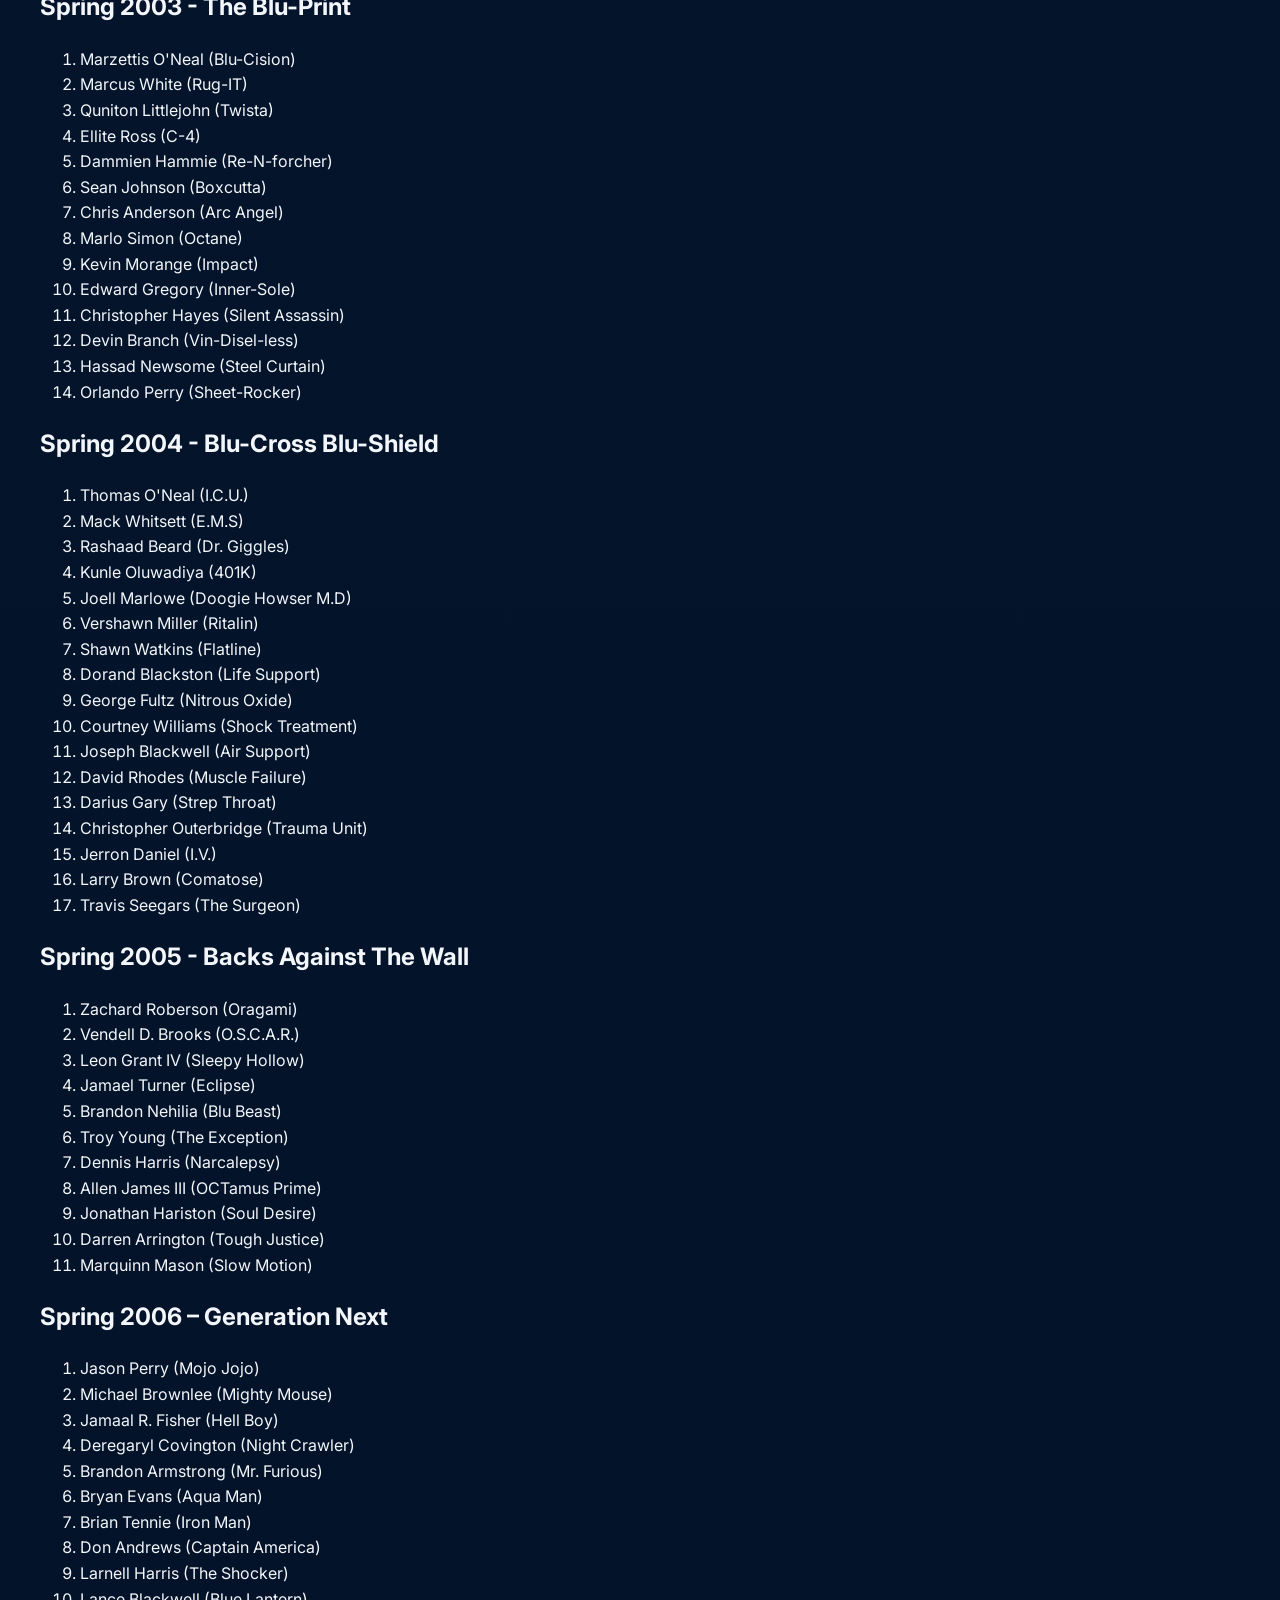
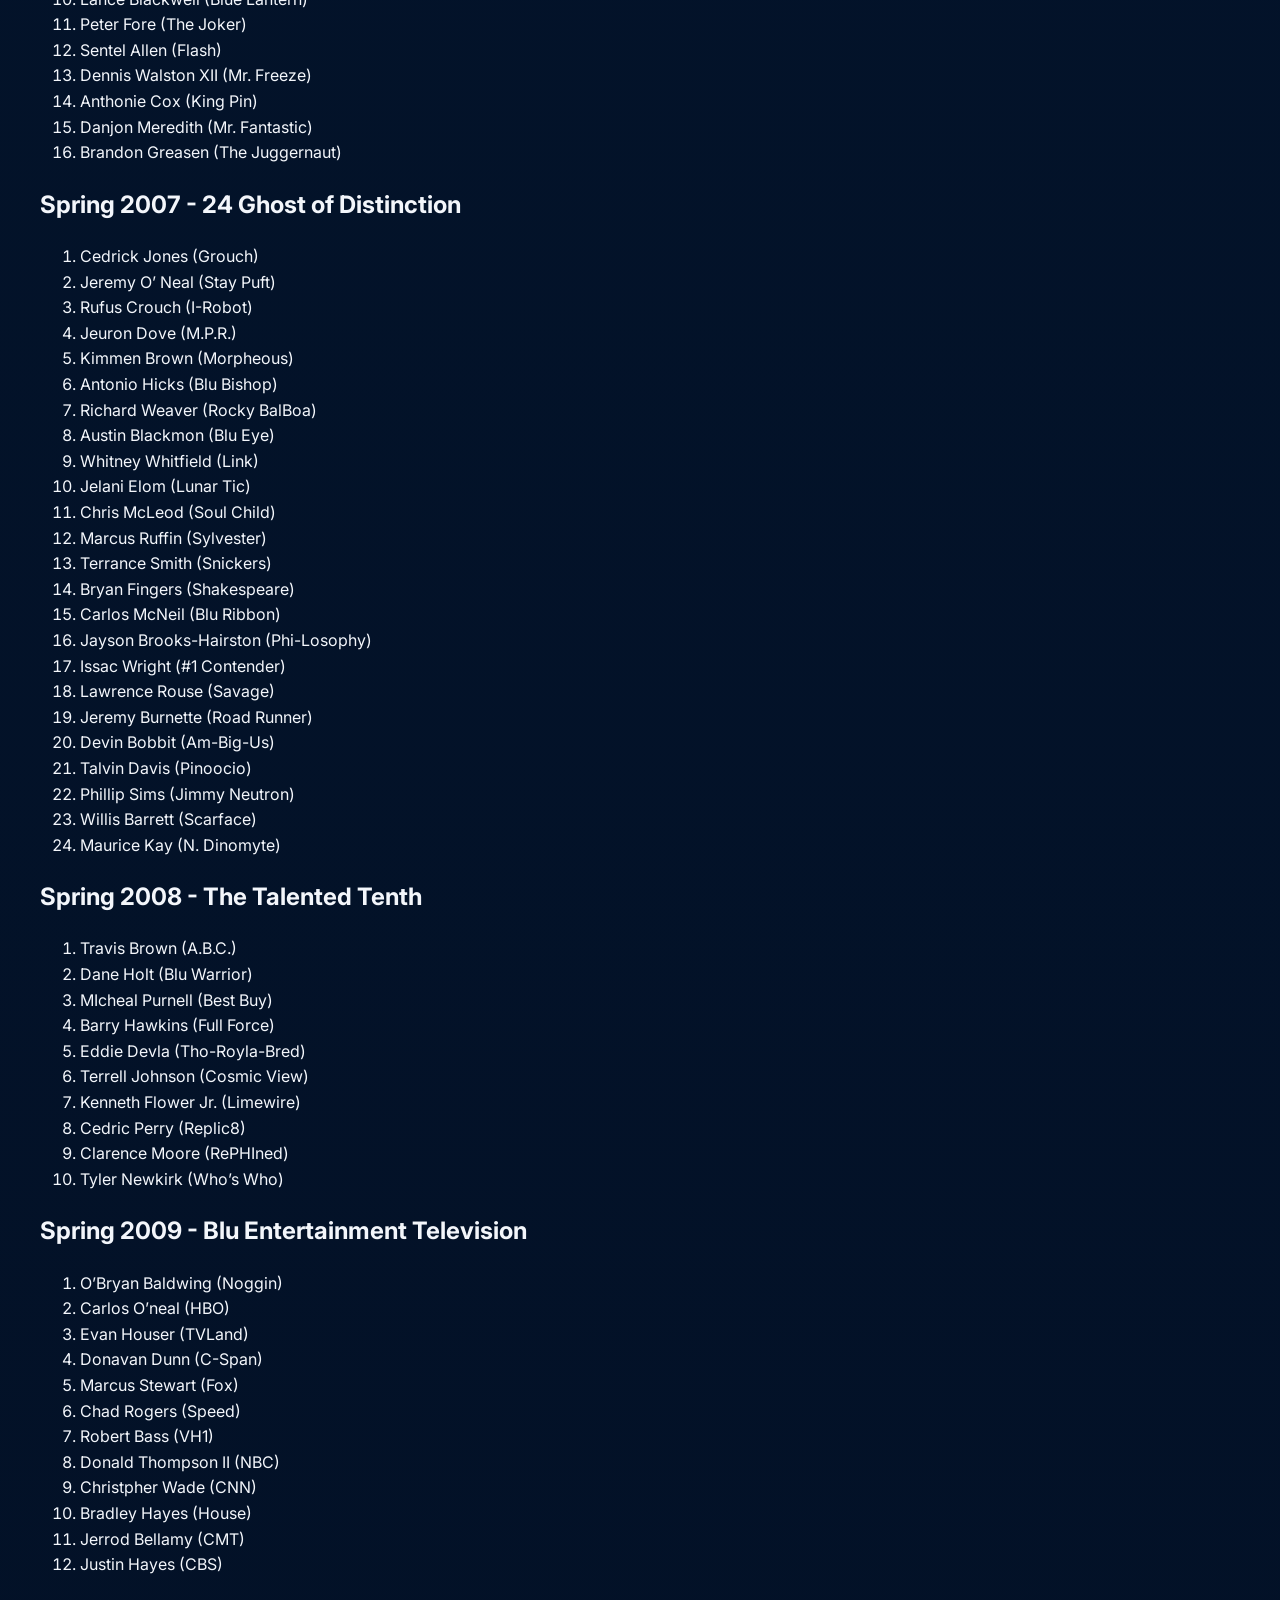
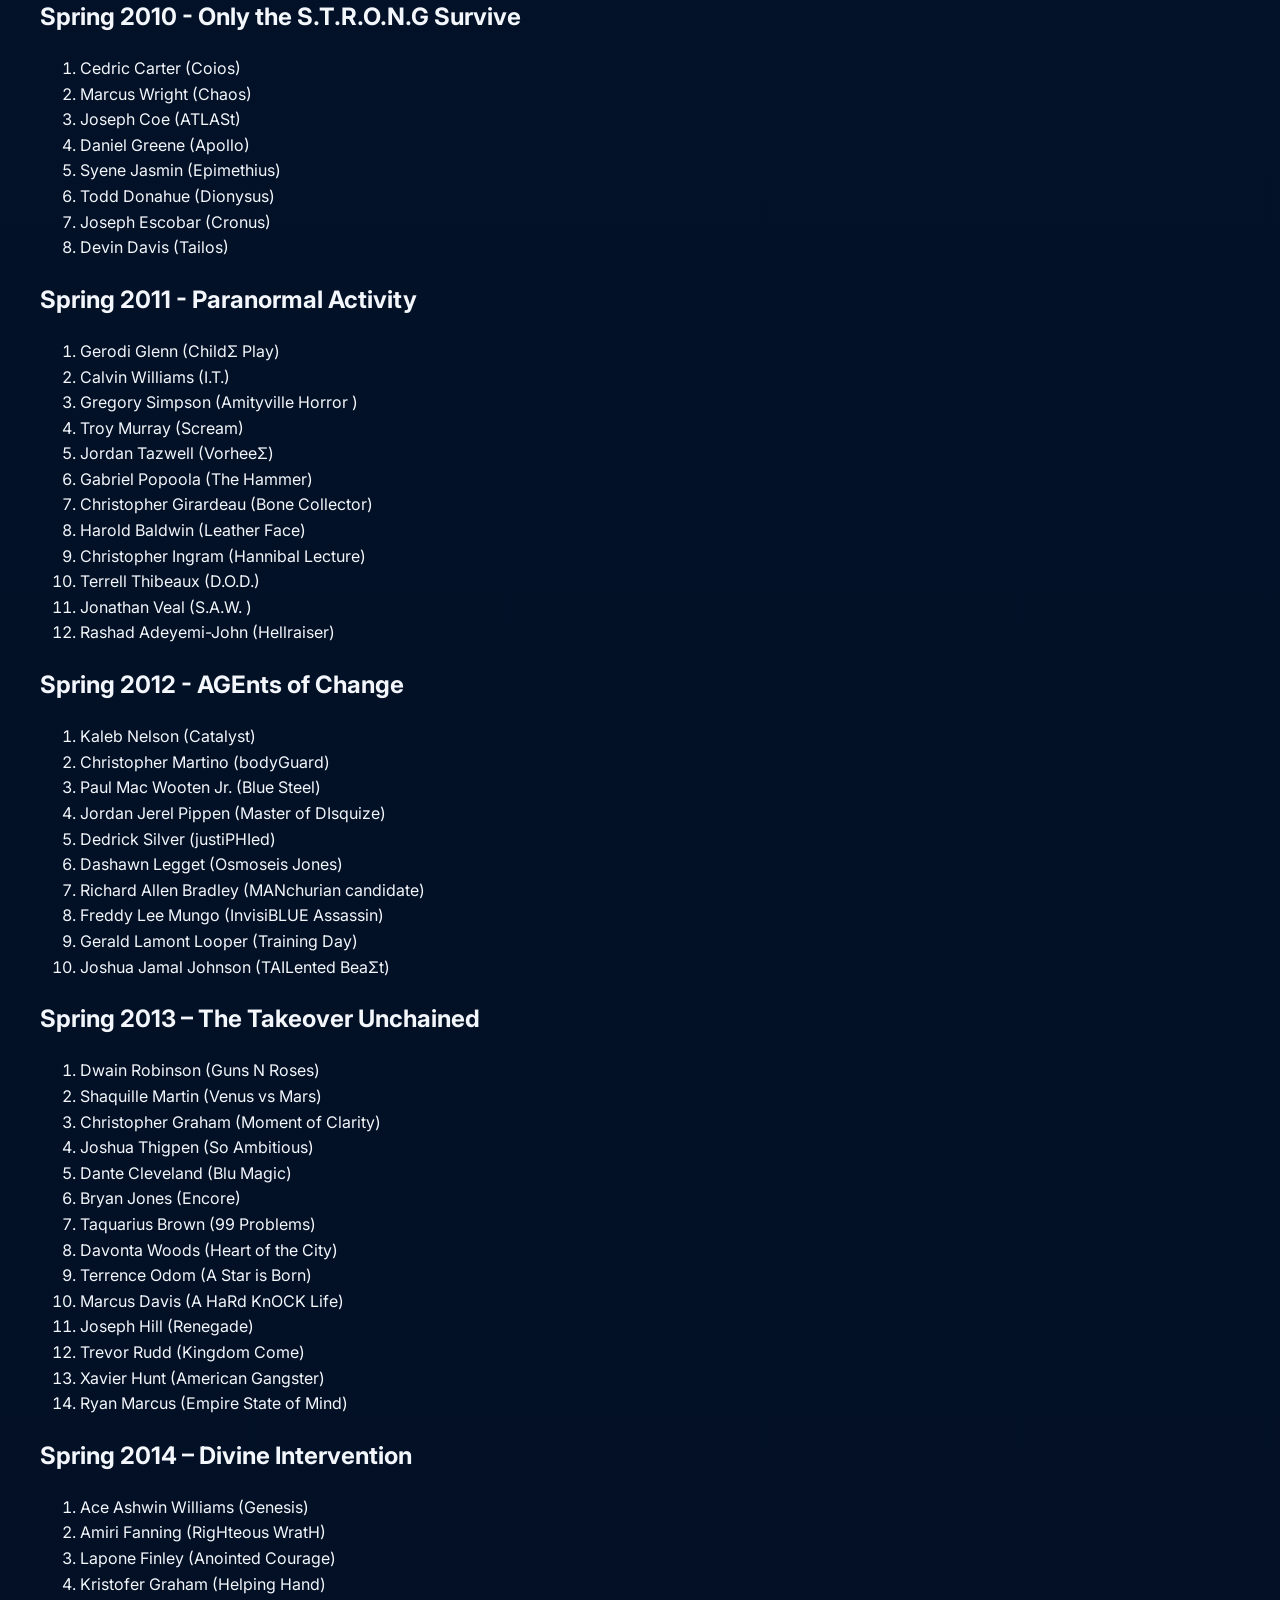
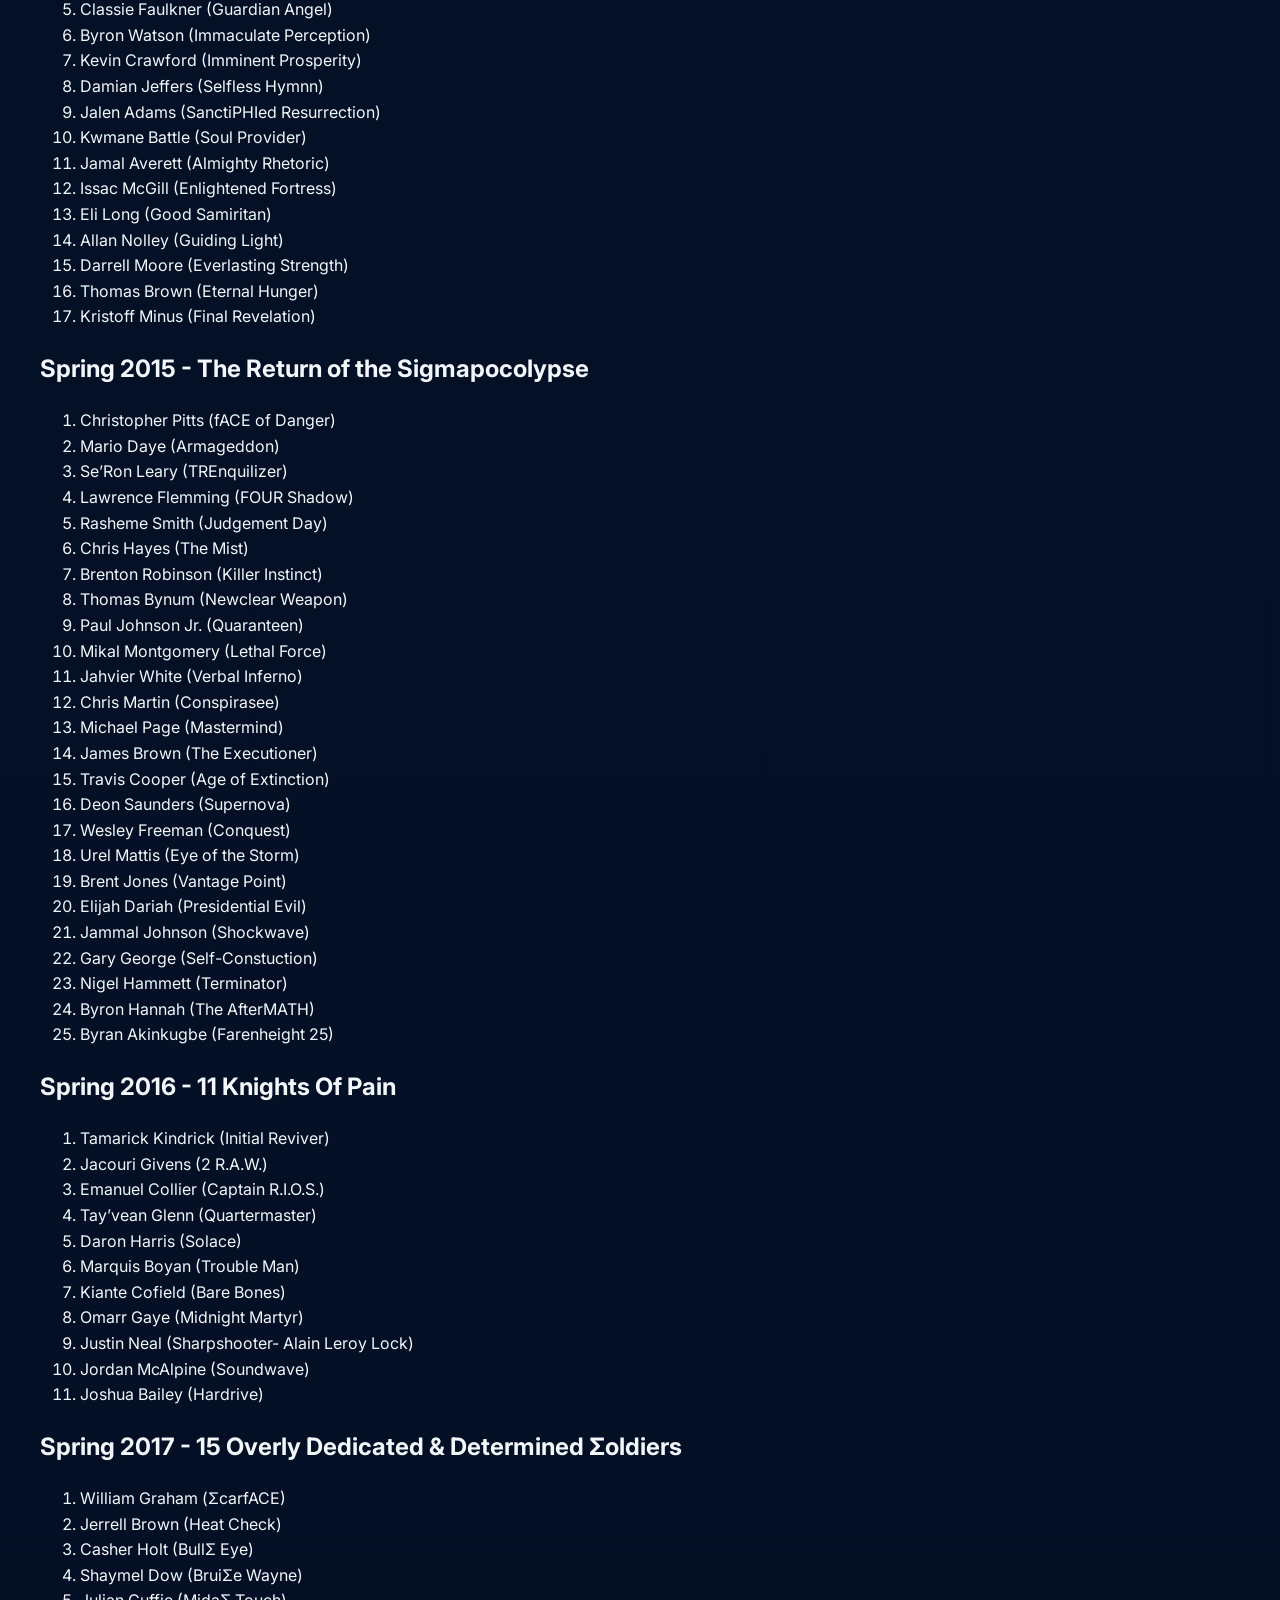
<file: lineage.html>
<!doctype html>
<html lang="en">
  <head>
    <meta charset="UTF-8" />
    <meta name="viewport" content="width=device-width, initial-scale=1.0" />
    <title>Lineage | Eta Chapter</title>
    <meta
      name="description"
      content="Lineage page for Eta Chapter officers and chapter heritage."
    />
    <link rel="preconnect" href="https://fonts.googleapis.com" />
    <link rel="preconnect" href="https://fonts.gstatic.com" crossorigin />
    <link
      href="https://fonts.googleapis.com/css2?family=Inter:wght@400;500;600;700;800&family=Montserrat:wght@600;700&display=swap"
      rel="stylesheet"
    />
    <link rel="stylesheet" href="style.css" />
    <script src="script.js" defer></script>
  </head>
  <body>
    <div class="page">
      <header>
        <nav class="navbar">
          <div class="brand">
            <div class="brand__mark"><img src="assets/eta-seal.png" alt="Eta Chapter Seal" class="brand__logo"></div>
            <div class="brand__text">
              <strong>Eta Chapter</strong>
              Phi Beta Sigma Fraternity, Inc.
            </div>
          </div>
          <div class="nav-links">
            <a href="index.html">Home</a>
            <a class="active" href="lineage.html">Lineage</a>
            <a href="achievements.html">Achievements</a>
            <a href="programs.html">Programs</a>
            <a href="media.html">Media</a>
            <a href="legacy.html">Legacy</a>
            <a href="eta-chapter-officers.html">Officers</a>
          </div>
        </nav>
      </header>


      <section class="section">
        <div class="section-title">Eta Legacy</div>
        <h1 class="section-heading">Eta Chapter Lineage (1969-Present)</h1>
        <p class="hero-copy">A complete record of Eta Chapter lineages from 1969 through the current pledge class.</p>
        <div class="lineage-list">
          <div class="lineage-era">
            <h2>Fall 69 - Funky Soul Train</h2>
            <ol>
              <li>Claude Vincent</li>
              <li>Adolph Platt</li>
              <li>H. Earl Gilchrist</li>
              <li>Robert E. Woods</li>
              <li>Larry Herring</li>
              <li>William A. Dudley</li>
              <li>Walter Foster</li>
              <li>Nathaniel Hayes</li>
              <li>Willie A. McKoy</li>
              <li>Thomas Roberts</li>
            </ol>
          </div>
          <div class="lineage-era">
            <h2>Spring 70 - Soul Liberators</h2>
            <ol>
              <li>​Earl Hyatt</li>
              <li>Eddie Williams</li>
              <li>Raymond Lynn</li>
              <li>Lawrence Gatewood</li>
              <li>Paul V. Huntley</li>
              <li>Craston Artist</li>
              <li>LeRoy Foster</li>
              <li>Bernard Simpson</li>
              <li>Charles Forrest</li>
              <li>Merceda Perry</li>
              <li>Earl Wimbish</li>
              <li>Haze Flowers</li>
              <li>Thomas Hicks</li>
              <li>Douglas Boyd</li>
              <li>Ronnie Weaver</li>
              <li>Vann Dacons</li>
            </ol>
          </div>
          <div class="lineage-era">
            <h2>Fall 71- MAFIA</h2>
            <ol>
              <li>Melvin Cooley</li>
              <li>Everette Jones</li>
              <li>Bernard Hicks</li>
              <li>William Waddell</li>
              <li>David Herring</li>
              <li>Herman McLean</li>
              <li>Thomas Headen</li>
              <li>Lonnie McRae</li>
            </ol>
          </div>
          <div class="lineage-era">
            <h2>Spring 71- Blue Demons</h2>
            <ol>
              <li>Tom Robinson</li>
              <li>Bobby Jones</li>
            </ol>
          </div>
          <div class="lineage-era">
            <h2>Spring 73- The Lovemen</h2>
            <ol>
              <li>Jimmy Propst</li>
              <li>Quincy Purvis</li>
              <li>Henry Baldwin</li>
              <li>Stanley Lewis</li>
            </ol>
          </div>
          <div class="lineage-era">
            <h2>Spring 77 - The Loner</h2>
            <ol>
              <li>Eric Douglas</li>
            </ol>
          </div>
          <div class="lineage-era">
            <h2>Fall 77 - Parliament</h2>
            <ol>
              <li>Roger Norrell (Black Love)</li>
            </ol>
          </div>
          <div class="lineage-era">
            <h2>Fall 78 - Bad Company</h2>
            <ol>
              <li>Ike Obodo (Mandingo)</li>
              <li>Charles Thomas (Dr. THC)</li>
              <li>Arthur Barham (Bricklayer)</li>
              <li>Wayne Edwards (East Coast Rapper)</li>
              <li>Kenneth Flowers (The Magician)</li>
              <li>Jimmy McDonald (The Super Natural)</li>
              <li>Broderick Coleman (Cadillac)</li>
            </ol>
          </div>
          <div class="lineage-era">
            <h2>Spring 79</h2>
            <ol>
              <li>Willie Bond (Hollywood)</li>
              <li>*Ron Majors*</li>
              <li>Louis Wright (Snow Wright)</li>
            </ol>
          </div>
          <div class="lineage-era">
            <h2>Fall 80 - Nightstalkers</h2>
            <ol>
              <li>Gary Brown</li>
              <li>Douglas Little</li>
              <li>William Whitaker</li>
              <li>Anthony Hayes</li>
              <li>Ron Terry (Waufat)</li>
              <li>Alan Cuthbertson (Lob)</li>
              <li>George Vital (Vite)</li>
              <li>Duane Milner</li>
              <li>James Camp (Big Nine)</li>
            </ol>
          </div>
          <div class="lineage-era">
            <h2>Spring 81</h2>
            <ol>
              <li>Anthony Braswell</li>
              <li>Michael Horton</li>
              <li>Greg Arceneaux</li>
            </ol>
          </div>
          <div class="lineage-era">
            <h2>Fall 81</h2>
            <ol>
              <li>Vann Newkirk</li>
              <li>Michael Charles</li>
              <li>Herbert Gooden</li>
            </ol>
          </div>
          <div class="lineage-era">
            <h2>Spring 82 - Ruff Ryders</h2>
            <ol>
              <li>*Christopher McCauley* (Hubba Bubba)</li>
              <li>James Johnson (Cowboy)</li>
              <li>Gerald Atwater (Lurch)</li>
            </ol>
          </div>
          <div class="lineage-era">
            <h2>Fall 83 - Midnight Stars</h2>
            <ol>
              <li>Phillip Roundtree</li>
              <li>William Peoples (Snuggles)</li>
              <li>Stan Smith (Sparkle)</li>
            </ol>
          </div>
          <div class="lineage-era">
            <h2>Spring 83 - Convicts</h2>
            <ol>
              <li>Ronwood Harris</li>
              <li>Harold Baldwin</li>
              <li>Phillip Baldwin</li>
              <li>Kenneth Williams</li>
              <li>John McPhaul</li>
              <li>Elton Barber</li>
            </ol>
          </div>
          <div class="lineage-era">
            <h2>Spring 85 - 7 Sons Of Darkness</h2>
            <ol>
              <li>Guy Clark</li>
              <li>Paul Black</li>
              <li>Howard Harrison</li>
              <li>Shelton Hunt</li>
              <li>Bill Harrell</li>
              <li>Derrick Cousins</li>
              <li>Mike Johnson (Mainstay)</li>
            </ol>
          </div>
          <div class="lineage-era">
            <h2>Fall 85 - Unpredictable 7</h2>
            <ol>
              <li>Byron Black (Mugsy)</li>
              <li>Darrell Williams (Secret Squirrel)</li>
              <li>Tim Cavenis (Blue Iced Tea)</li>
              <li>Greg McFadden (Lefty)</li>
              <li>Mike Turpin (Turp)</li>
              <li>Link Sullivan (Lizard)</li>
              <li>Leroy Brown (Ooga-Ooga)</li>
            </ol>
          </div>
          <div class="lineage-era">
            <h2>Spring 86 - Blue Mafia</h2>
            <ol>
              <li>Steve Garvey (Bouncer)</li>
              <li>James Thorton (Godfather)</li>
              <li>James Jarman (Capt. Hook)</li>
              <li>Donza Cole (Hitman)</li>
              <li>Wendell Howard (Ting)</li>
              <li>*Miles Harris* (Scarface)</li>
              <li>Vincent Howard (Babyface)</li>
              <li>Jamal Pete (Jack In The Box)</li>
            </ol>
          </div>
          <div class="lineage-era">
            <h2>Fall 86 Blue Trouble</h2>
            <ol>
              <li>Leon Crawford (Lil Giant)</li>
              <li>Troy Fisher 2 (Persistant)</li>
              <li>Steve Cromer (Baby Finster)</li>
              <li>Scott Abdul-Salaam (Salami)</li>
              <li>Kevin Gray (Luca)</li>
              <li>Shawn Brown (Quiet Storm)</li>
              <li>Troy Hatcher (Loverboy Blue)</li>
              <li>George Miller (Droopy)</li>
              <li>Shannon Gibson (Dr. Who?)</li>
              <li>Cecil Harris (Hi-C)</li>
              <li>Mike Fitzgerald (Imitator)</li>
              <li>Reggie Bethay (Blue Stud)</li>
              <li>Gary Duncan (Bowlegged Blue)</li>
              <li>Lorenzo Williams (Starky)</li>
            </ol>
          </div>
          <div class="lineage-era">
            <h2>Spring 88 Blue Knights</h2>
            <ol>
              <li>James Ricks (Pitbull)</li>
              <li>Jeremichael (Steele Slush)</li>
              <li>Darryl Towns (Fred Astaire)</li>
              <li>Jeff Blair (Maaco)</li>
              <li>Scott Pass (Sir Laugh A Lot)</li>
              <li>Jeff Shears (Darkstar)</li>
            </ol>
          </div>
          <div class="lineage-era">
            <h2>Spring 89 Soldiers Of Σ</h2>
            <ol>
              <li>Mike Crenshaw (Whodini)</li>
              <li>Fred Brown (Red Fox)</li>
              <li>McShon Yancey (Clark Kent)</li>
              <li>Ponce DeLeon (Tidwell Pappy)</li>
              <li>Burley Spinks (Fall Guy)</li>
              <li>Corvin Davis (Brickhouse)</li>
              <li>Alfred Twitty (Terminator X)</li>
              <li>Andrew Gant (Fragile)</li>
              <li>Kevin Webb (Intercom)</li>
              <li>Rod McLean (Slope)</li>
            </ol>
          </div>
          <div class="lineage-era">
            <h2>Spring 90 - Blue Chaos</h2>
            <ol>
              <li>H. Bishop Ransom (Solo)</li>
              <li>Kenneth Thomas (Rainman)</li>
              <li>Charles Speight (Kool Aid)</li>
              <li>Darren Bannerman (P-Noid)</li>
              <li>David Miller (Sloo)</li>
              <li>Larry Peterson (Lock Jaw)</li>
              <li>Sherwood Jones (Project Plus)</li>
              <li>Kelvin Bratcher (Manson)</li>
              <li>Willie Farrish (Hoss)</li>
              <li>Glen McDonald (Homer Simpson)</li>
              <li>Neil Davis (Beaker)</li>
              <li>William Knox Thompson (Oomph)</li>
            </ol>
          </div>
          <div class="lineage-era">
            <h2>Spring 91 - Legion Of Doom</h2>
            <ol>
              <li>Kenneth White (Blackanova)</li>
              <li>Theodore Smith (Court Jester)</li>
              <li>Tyrone Stanley (T3 (T Cubed)</li>
              <li>Kevie Wilkins (GI Joe)</li>
              <li>Eugene Downing (Alcatraz)</li>
              <li>Eric Jones (Urkel)</li>
              <li>Rick Dobson (007)</li>
              <li>Rodney Foust (Oscar Meyer)</li>
              <li>John Brown (Friction)</li>
              <li>Leon Goolsby (Bounty)</li>
              <li>Kenneth Shelley (Gummi Bear)</li>
              <li>James Ward (Good Times)</li>
              <li>Reggie White (Monterey Jack)</li>
            </ol>
          </div>
          <div class="lineage-era">
            <h2>Spring 92 - Criminal Minded</h2>
            <ol>
              <li>Keith Lloyd (Midnight Thug)</li>
              <li>Terrance Graham (Cactus Jack)</li>
              <li>Rick Williams (Deputy Dog)</li>
              <li>William Cox (Nasty African)</li>
              <li>Shawn Cheatham (Donkey Kong)</li>
              <li>Rodney Gray (Choir Boy)</li>
              <li>Craig Fletcher (Yard Boy)</li>
              <li>Duane Lewis (After 7)</li>
              <li>Demetrius Ammons (Huh?)</li>
              <li>Ronald Harris (Lord Vader)</li>
              <li>Cedric McKoy (Simeon)</li>
              <li>Delaney McKinnon (Champ)</li>
              <li>Scott Bonds (Geno)</li>
              <li>Marco Cross (Bernard Getz)</li>
              <li>Marty Freeman (Kool DJ Red)</li>
              <li>Jeff Joyner (Hey Mon)</li>
              <li>Jamie Blackstock (Great Pretender)</li>
              <li>James Lyons (Special Ed)</li>
              <li>Donnie Alston (Sho Nuff)</li>
              <li>Thaddeus Hush (12:01)</li>
              <li>Tim Morgan (Smooth Character)</li>
              <li>Travis Telfare (Sporty James)</li>
            </ol>
          </div>
          <div class="lineage-era">
            <h2>Spring 94 - Suicide</h2>
            <ol>
              <li>Willie Newkirk (Mass Appeal)</li>
              <li>Billy Sandiford (Full Metal Jacket)</li>
              <li>Michael Jones (Handyman)</li>
              <li>Rod Little (Inferno)</li>
              <li>Eric Riley (Lo Cash)</li>
              <li>Randy Walton (Speech)</li>
              <li>Jeremiah Wills (Swayze)</li>
              <li>Osrick Baum (Domino)</li>
              <li>Jamal Shears (U.E.)</li>
              <li>Vernon Simons (Hungry Jack)</li>
              <li>Thayer Hickman (Leprechaun)</li>
              <li>Michael Landford (Gin & Juice)</li>
              <li>Spencer Hamilton (Sudden Impact)</li>
              <li>Maurice Brown (C. Lattener)</li>
              <li>Tyrone Brown (St. Elsewhere)</li>
            </ol>
          </div>
          <div class="lineage-era">
            <h2>Spring 97 Blue Resurrection</h2>
            <ol>
              <li>Vincent Harrison (Barney Rubble)</li>
              <li>Timothy Foster (Witch Doctor)</li>
              <li>Shenan Robinson (Seal)</li>
              <li>Otis Mapson (Wine-O)</li>
              <li>Jason Peele (Geetar)</li>
              <li>William Dudley (Pooh Bear)</li>
              <li>Shandra Hipp (Booker-T)</li>
              <li>Douglas Daniels (Skepticism)</li>
              <li>Stanley Price (Scarecrow)</li>
              <li>Tyrone Aiken (Buck-O-Five)</li>
              <li>Terrance Green (Um)</li>
              <li>Torrey Epps (Bubba Gump)</li>
              <li>Brad Jones (Porky)</li>
              <li>Frank Bonsu (M.I.A.)</li>
              <li>Willie Nicholson (Mantis)</li>
              <li>Derek Parker (Chewbacca)</li>
              <li>Frederick W. Shepard Jr. (Fakaveli)</li>
              <li>Tremain Davis (Smokey)</li>
            </ol>
          </div>
          <div class="lineage-era">
            <h2>Spring 98 - Split Decision</h2>
            <ol>
              <li>Ervin Fortune (Cookie Monster)</li>
              <li>Darryl Carr (Da Tick)</li>
              <li>Roy Twymon (Flabio)</li>
              <li>Robert Smalls (Preacher Earl)</li>
              <li>Kenyon Bizzell (Detective 4.9)</li>
              <li>Godfrey Peterkin (Lurch)</li>
            </ol>
          </div>
          <div class="lineage-era">
            <h2>Spring 99 - Blue Revolution</h2>
            <ol>
              <li>Corey Baines (Starvin' Marvin)</li>
              <li>Thomas E. Holt Jr. (411)</li>
              <li>John E. Twitty Jr (Smokin' Joe)</li>
              <li>Mark A. Hewitt (Deja Blu)</li>
              <li>Stanford T. Wiley III (Gibraltar)</li>
              <li>William A. Dudley Jr. (Amistad)</li>
            </ol>
          </div>
          <div class="lineage-era">
            <h2>Spring 2000 - I.S.E.P</h2>
            <ol>
              <li>Sean Reaves (GZA)</li>
              <li>Bryant Suitte (Tendency)</li>
              <li>Brian Roberson (Pre-vert)</li>
              <li>James McCall (T.D. Fakes)</li>
              <li>Felton Gordon (Ar-ti-fi-shal)</li>
              <li>Shane Reaves (Drunken Monk)</li>
              <li>LeVone Campbell (A.D.D)</li>
              <li>Chris Graham (Mis-pelled)</li>
              <li>Aaron Simmons (Wada-melon)</li>
              <li>John McDonald (Barry Blue)</li>
              <li>Dion Coward (Bud Dome)</li>
              <li>Ervin Smith (James Earl Jones)</li>
              <li>Chris Huntley (Stuart Little)</li>
              <li>Jamaica Barnette (Pee Wee)</li>
            </ol>
          </div>
          <div class="lineage-era">
            <h2>Spring 2001 - Blullennium</h2>
            <ol>
              <li>Micheal Gordon (Confused Us)</li>
              <li>Victor Carroway (Blankman)</li>
              <li>Thomas Powers III (Napoleaon)</li>
              <li>Melvin Wooten (Whoo-ville)</li>
              <li>Kenshasa Barnette (Incognito)</li>
              <li>Henry Diggs (Krypt Keeper)</li>
              <li>Kyle Green (Quantum Leap)</li>
              <li>Carl Moses II (Gunpowda)</li>
              <li>Antoine Bell (Delirious)</li>
              <li>Hoyte Phifer III (Badd Andy)</li>
              <li>Arrey Faucette II (1/2 Dead)</li>
              <li>Leon Roberts III (Da Usual Suspect)</li>
              <li>Forpu Njakim (Conscious)</li>
              <li>John Rosero (Atlas)</li>
              <li>Greg Jones (Dyno-Myght)</li>
            </ol>
          </div>
          <div class="lineage-era">
            <h2>Spring 2002 - Jokers Wild</h2>
            <ol>
              <li>Jamie Walker (etc...)</li>
              <li>Spencer Bridges (Penquin)</li>
              <li>Damien Dudley (Sponge Bob)</li>
              <li>Brian Pitt (His-Story)</li>
              <li>Larry Pearson Jr. (Cameo)</li>
              <li>Cameron Woodson (Bubba)</li>
              <li>Brandon Miller (Cricket)</li>
              <li>Brian Grant (Bobby Buche)</li>
              <li>James Woodert (Milli Vanilli)</li>
              <li>Alex Miller (A+)</li>
              <li>Brandon Robinson (Buddy Lee)</li>
              <li>James Harris (Brain Lee)</li>
              <li>Calvin Burnette (A2)</li>
              <li>Chad Adams (Rick Fox)</li>
              <li>Delasio Foust (Fill in da ______)</li>
            </ol>
          </div>
          <div class="lineage-era">
            <h2>Spring 2003 - The Blu-Print</h2>
            <ol>
              <li>Marzettis O'Neal (Blu-Cision)</li>
              <li>Marcus White (Rug-IT)</li>
              <li>Quniton Littlejohn (Twista)</li>
              <li>Ellite Ross (C-4)</li>
              <li>Dammien Hammie (Re-N-forcher)</li>
              <li>Sean Johnson (Boxcutta)</li>
              <li>Chris Anderson (Arc Angel)</li>
              <li>Marlo Simon (Octane)</li>
              <li>Kevin Morange (Impact)</li>
              <li>Edward Gregory (Inner-Sole)</li>
              <li>Christopher Hayes (Silent Assassin)</li>
              <li>Devin Branch (Vin-Disel-less)</li>
              <li>Hassad Newsome (Steel Curtain)</li>
              <li>Orlando Perry (Sheet-Rocker)</li>
            </ol>
          </div>
          <div class="lineage-era">
            <h2>Spring 2004 - Blu-Cross Blu-Shield</h2>
            <ol>
              <li>Thomas O'Neal (I.C.U.)</li>
              <li>Mack Whitsett (E.M.S)</li>
              <li>Rashaad Beard (Dr. Giggles)</li>
              <li>Kunle Oluwadiya (401K)</li>
              <li>Joell Marlowe (Doogie Howser M.D)</li>
              <li>Vershawn Miller (Ritalin)</li>
              <li>Shawn Watkins (Flatline)</li>
              <li>Dorand Blackston (Life Support)</li>
              <li>George Fultz (Nitrous Oxide)</li>
              <li>Courtney Williams (Shock Treatment)</li>
              <li>Joseph Blackwell (Air Support)</li>
              <li>David Rhodes (Muscle Failure)</li>
              <li>Darius Gary (Strep Throat)</li>
              <li>Christopher Outerbridge (Trauma Unit)</li>
              <li>Jerron Daniel (I.V.)</li>
              <li>Larry Brown (Comatose)</li>
              <li>Travis Seegars (The Surgeon)</li>
            </ol>
          </div>
          <div class="lineage-era">
            <h2>Spring 2005 - Backs Against The Wall</h2>
            <ol>
              <li>Zachard Roberson (Oragami)</li>
              <li>Vendell D. Brooks (O.S.C.A.R.)</li>
              <li>Leon Grant IV (Sleepy Hollow)</li>
              <li>Jamael Turner (Eclipse)</li>
              <li>Brandon Nehilia (Blu Beast)</li>
              <li>Troy Young (The Exception)</li>
              <li>Dennis Harris (Narcalepsy)</li>
              <li>Allen James III (OCTamus Prime)</li>
              <li>Jonathan Hariston (Soul Desire)</li>
              <li>Darren Arrington (Tough Justice)</li>
              <li>Marquinn Mason (Slow Motion)</li>
            </ol>
          </div>
          <div class="lineage-era">
            <h2>Spring 2006 – Generation Next</h2>
            <ol>
              <li>Jason Perry (Mojo Jojo)</li>
              <li>Michael Brownlee (Mighty Mouse)</li>
              <li>Jamaal R. Fisher (Hell Boy)</li>
              <li>Deregaryl Covington (Night Crawler)</li>
              <li>Brandon Armstrong (Mr. Furious)</li>
              <li>Bryan Evans (Aqua Man)</li>
              <li>Brian Tennie (Iron Man)</li>
              <li>Don Andrews (Captain America)</li>
              <li>Larnell Harris (The Shocker)</li>
              <li>Lance Blackwell (Blue Lantern)</li>
              <li>Peter Fore (The Joker)</li>
              <li>Sentel Allen (Flash)</li>
              <li>Dennis Walston XII (Mr. Freeze)</li>
              <li>Anthonie Cox (King Pin)</li>
              <li>Danjon Meredith (Mr. Fantastic)</li>
              <li>Brandon Greasen (The Juggernaut)</li>
            </ol>
          </div>
          <div class="lineage-era">
            <h2>Spring 2007 - 24 Ghost of Distinction</h2>
            <ol>
              <li>Cedrick Jones (Grouch)</li>
              <li>Jeremy O’ Neal (Stay Puft)</li>
              <li>Rufus Crouch (I-Robot)</li>
              <li>Jeuron Dove (M.P.R.)</li>
              <li>Kimmen Brown (Morpheous)</li>
              <li>Antonio Hicks (Blu Bishop)</li>
              <li>Richard Weaver (Rocky BalBoa)</li>
              <li>Austin Blackmon (Blu Eye)</li>
              <li>Whitney Whitfield (Link)</li>
              <li>Jelani Elom (Lunar Tic)</li>
              <li>Chris McLeod (Soul Child)</li>
              <li>Marcus Ruffin (Sylvester)</li>
              <li>Terrance Smith (Snickers)</li>
              <li>Bryan Fingers (Shakespeare)</li>
              <li>Carlos McNeil (Blu Ribbon)</li>
              <li>Jayson Brooks-Hairston (Phi-Losophy)</li>
              <li>Issac Wright (#1 Contender)</li>
              <li>Lawrence Rouse (Savage)</li>
              <li>Jeremy Burnette (Road Runner)</li>
              <li>Devin Bobbit (Am-Big-Us)</li>
              <li>Talvin Davis (Pinoocio)</li>
              <li>Phillip Sims (Jimmy Neutron)</li>
              <li>Willis Barrett (Scarface)</li>
              <li>Maurice Kay (N. Dinomyte)</li>
            </ol>
          </div>
          <div class="lineage-era">
            <h2>Spring 2008 - The Talented Tenth</h2>
            <ol>
              <li>Travis Brown (A.B.C.)</li>
              <li>Dane Holt (Blu Warrior)</li>
              <li>MIcheal Purnell (Best Buy)</li>
              <li>Barry Hawkins (Full Force)</li>
              <li>Eddie Devla (Tho-Royla-Bred)</li>
              <li>Terrell Johnson (Cosmic View)</li>
              <li>Kenneth Flower Jr. (Limewire)</li>
              <li>Cedric Perry (Replic8)</li>
              <li>Clarence Moore (RePHIned)</li>
              <li>Tyler Newkirk (Who’s Who)</li>
            </ol>
          </div>
          <div class="lineage-era">
            <h2>Spring 2009 - Blu Entertainment Television</h2>
            <ol>
              <li>O’Bryan Baldwing (Noggin)</li>
              <li>Carlos O’neal (HBO)</li>
              <li>Evan Houser (TVLand)</li>
              <li>Donavan Dunn (C-Span)</li>
              <li>Marcus Stewart (Fox)</li>
              <li>Chad Rogers (Speed)</li>
              <li>Robert Bass (VH1)</li>
              <li>Donald Thompson II (NBC)</li>
              <li>Christpher Wade (CNN)</li>
              <li>Bradley Hayes (House)</li>
              <li>Jerrod Bellamy (CMT)</li>
              <li>Justin Hayes (CBS)</li>
            </ol>
          </div>
          <div class="lineage-era">
            <h2>Spring 2010 - Only the S.T.R.O.N.G Survive</h2>
            <ol>
              <li>Cedric Carter (Coios)</li>
              <li>Marcus Wright (Chaos)</li>
              <li>Joseph Coe (ATLASt)</li>
              <li>Daniel Greene (Apollo)</li>
              <li>Syene Jasmin (Epimethius)</li>
              <li>Todd Donahue (Dionysus)</li>
              <li>Joseph Escobar (Cronus)</li>
              <li>Devin Davis (Tailos)</li>
            </ol>
          </div>
          <div class="lineage-era">
            <h2>Spring 2011 - Paranormal Activity</h2>
            <ol>
              <li>Gerodi Glenn (ChildΣ Play)</li>
              <li>Calvin Williams (I.T.)</li>
              <li>Gregory Simpson (Amityville Horror )</li>
              <li>Troy Murray (Scream)</li>
              <li>Jordan Tazwell (VorheeΣ)</li>
              <li>Gabriel Popoola (The Hammer)</li>
              <li>Christopher Girardeau (Bone Collector)</li>
              <li>Harold Baldwin (Leather Face)</li>
              <li>Christopher Ingram (Hannibal Lecture)</li>
              <li>Terrell Thibeaux (D.O.D.)</li>
              <li>Jonathan Veal (S.A.W. )</li>
              <li>Rashad Adeyemi­-John (Hellraiser)</li>
            </ol>
          </div>
          <div class="lineage-era">
            <h2>Spring 2012 - AGEnts of Change</h2>
            <ol>
              <li>Kaleb Nelson (Catalyst)</li>
              <li>Christopher Martino (bodyGuard)</li>
              <li>Paul Mac Wooten Jr. (Blue Steel)</li>
              <li>Jordan Jerel Pippen (Master of DIsquize)</li>
              <li>Dedrick Silver (justiPHIed)</li>
              <li>Dashawn Legget (Osmoseis Jones)</li>
              <li>Richard Allen Bradley (MANchurian candidate)</li>
              <li>Freddy Lee Mungo (InvisiBLUE Assassin)</li>
              <li>Gerald Lamont Looper (Training Day)</li>
              <li>Joshua Jamal Johnson (TAILented BeaΣt)</li>
            </ol>
          </div>
          <div class="lineage-era">
            <h2>Spring 2013 – The Takeover Unchained</h2>
            <ol>
              <li>Dwain Robinson (Guns N Roses)</li>
              <li>Shaquille Martin (Venus vs Mars)</li>
              <li>Christopher Graham (Moment of Clarity)</li>
              <li>Joshua Thigpen (So Ambitious)</li>
              <li>Dante Cleveland (Blu Magic)</li>
              <li>Bryan Jones (Encore)</li>
              <li>Taquarius Brown (99 Problems)</li>
              <li>Davonta Woods (Heart of the City)</li>
              <li>Terrence Odom (A Star is Born)</li>
              <li>Marcus Davis (A HaRd KnOCK Life)</li>
              <li>Joseph Hill (Renegade)</li>
              <li>Trevor Rudd (Kingdom Come)</li>
              <li>Xavier Hunt (American Gangster)</li>
              <li>Ryan Marcus (Empire State of Mind)</li>
            </ol>
          </div>
          <div class="lineage-era">
            <h2>Spring 2014 – Divine Intervention</h2>
            <ol>
              <li>Ace Ashwin Williams (Genesis)</li>
              <li>Amiri Fanning (RigHteous WratH)</li>
              <li>Lapone Finley (Anointed Courage)</li>
              <li>Kristofer Graham (Helping Hand)</li>
              <li>Classie Faulkner (Guardian Angel)</li>
              <li>Byron Watson (Immaculate Perception)</li>
              <li>Kevin Crawford (Imminent Prosperity)</li>
              <li>Damian Jeffers (Selfless Hymnn)</li>
              <li>Jalen Adams (SanctiPHIed Resurrection)</li>
              <li>Kwmane Battle (Soul Provider)</li>
              <li>Jamal Averett (Almighty Rhetoric)</li>
              <li>Issac McGill (Enlightened Fortress)</li>
              <li>Eli Long (Good Samiritan)</li>
              <li>Allan Nolley (Guiding Light)</li>
              <li>Darrell Moore (Everlasting Strength)</li>
              <li>Thomas Brown (Eternal Hunger)</li>
              <li>Kristoff Minus (Final Revelation)</li>
            </ol>
          </div>
          <div class="lineage-era">
            <h2>Spring 2015 - The Return of the Sigmapocolypse</h2>
            <ol>
              <li>Christopher Pitts (fACE of Danger)</li>
              <li>Mario Daye (Armageddon)</li>
              <li>Se’Ron Leary (TREnquilizer)</li>
              <li>Lawrence Flemming (FOUR Shadow)</li>
              <li>Rasheme Smith (Judgement Day)</li>
              <li>Chris Hayes (The Mist)</li>
              <li>Brenton Robinson (Killer Instinct)</li>
              <li>Thomas Bynum (Newclear Weapon)</li>
              <li>Paul Johnson Jr. (Quaranteen)</li>
              <li>Mikal Montgomery (Lethal Force)</li>
              <li>Jahvier White (Verbal Inferno)</li>
              <li>Chris Martin (Conspirasee)</li>
              <li>Michael Page (Mastermind)</li>
              <li>James Brown (The Executioner)</li>
              <li>Travis Cooper (Age of Extinction)</li>
              <li>Deon Saunders (Supernova)</li>
              <li>Wesley Freeman (Conquest)</li>
              <li>Urel Mattis (Eye of the Storm)</li>
              <li>Brent Jones (Vantage Point)</li>
              <li>Elijah Dariah (Presidential Evil)</li>
              <li>Jammal Johnson (Shockwave)</li>
              <li>Gary George (Self-Constuction)</li>
              <li>Nigel Hammett (Terminator)</li>
              <li>Byron Hannah (The AfterMATH)</li>
              <li>Byran Akinkugbe (Farenheight 25)  ​</li>
            </ol>
          </div>
          <div class="lineage-era">
            <h2>Spring 2016 - 11 Knights Of Pain</h2>
            <ol>
              <li>Tamarick Kindrick (Initial Reviver)</li>
              <li>Jacouri Givens (2 R.A.W.)</li>
              <li>Emanuel Collier (Captain R.I.O.S.)</li>
              <li>Tay’vean Glenn (Quartermaster)</li>
              <li>Daron Harris (Solace)</li>
              <li>Marquis Boyan (Trouble Man)</li>
              <li>Kiante Cofield (Bare Bones)</li>
              <li>Omarr Gaye (Midnight Martyr)</li>
              <li>Justin Neal (Sharpshooter- Alain Leroy Lock)</li>
              <li>Jordan McAlpine (Soundwave)</li>
              <li>Joshua Bailey (Hardrive)</li>
            </ol>
          </div>
          <div class="lineage-era">
            <h2>Spring 2017 - 15 Overly Dedicated & Determined Σoldiers</h2>
            <ol>
              <li>William Graham (ΣcarfACE)</li>
              <li>Jerrell Brown (Heat Check)</li>
              <li>Casher Holt (BullΣ Eye)</li>
              <li>Shaymel Dow (BruiΣe Wayne)</li>
              <li>Julian Cuffie (MidaΣ Touch)</li>
              <li>Dontario Brown (Man on the Moon)</li>
              <li>Brandon McGee (Eternal Grit)</li>
              <li>Rodney Ivey (Σteelo)</li>
              <li>Jaquante Crocker (Wave of Terror)</li>
              <li>Joshua Brown (Relentless HutΣtle)</li>
              <li>Malik Langston (Xtendo Clip)</li>
              <li>Corvonn Peebles (DEEPEND)</li>
              <li>Javon Lee (Brave Heart)</li>
              <li>Kendrick Jones (InΣurgent)</li>
              <li>​Jeffrey Frierson (Protective F1in5H)</li>
            </ol>
          </div>
          <div class="lineage-era">
            <h2>Spring 2018 - 13 NightM.A.R.E.Σ</h2>
            <ol>
              <li>Xavier Graham (The Riddler)</li>
              <li>Charles Blakley (GRIN Reaper)</li>
              <li>Michael Byrd Jr. (GhoΣt Rider)</li>
              <li>Brian Morton (Σmoke)</li>
              <li>Brandon Morton (The Bandit)</li>
              <li>Jeremiah Jones (Jeepers Creepers)</li>
              <li>Heath Aleczander Sutton (PresΣURE Point)</li>
              <li>Matthew M. McGill (Σummoned Flame)</li>
              <li>Tylik McMillan (Puppet Master)</li>
              <li>Samir L. Alston (The Σilencer)</li>
              <li>Jakeem Cofield (The illuΣionist)</li>
              <li>Johnathan Glenn (Rugged Σoul)</li>
              <li>Decarius Bryant (MAX PAYNE)</li>
            </ol>
          </div>
          <div class="lineage-era">
            <h2>​Spring 2019 - 15 P100neerΣ</h2>
            <ol>
              <li>Dante Abraham (NitropACE)</li>
              <li>--</li>
              <li>Justin Hines (TREjectory)</li>
              <li>Jaron Silas (Σolitudes Light)</li>
              <li>Chris Petty (General Σcar)</li>
              <li>Dom Jones (ObΣidian)</li>
              <li>Jared Jackson (OptimuΣ Mind- Alain Leroy Lock)</li>
              <li>Djimon Gordon (Σpike Lee)</li>
              <li>Japre Ellis (BluFlame)</li>
              <li>--</li>
              <li>Shaun McKellar (UndiΣputIT Legend)</li>
              <li>Elae Hill (TeLAport)</li>
              <li>Davion Mayfield-Pearson (BLUdthirΣt)</li>
              <li>Jaquin Battle (Σilent kNIGHT)</li>
              <li>Charles Moore (dR. interlOCK)</li>
            </ol>
          </div>
          <div class="lineage-era">
            <h2>Spring 2020 - B.L.U. OpΣ</h2>
            <ol>
              <li>Darius Foggy (FirΣt Blood)</li>
              <li>Kalen McFadden (Σilent Σhot)</li>
              <li>James Richardson II (Lone Σurvivor)</li>
              <li>Bryce Harris (C-4)</li>
              <li>Karrington Gardner (The Art of War)</li>
              <li>Nasir McDaniel-Moore (The Σixth Σense)</li>
              <li>Curtis Shannon Jr. (HeaVII Heart)</li>
              <li>--</li>
              <li>Ahmad Joyner (Quick Σcope)</li>
              <li>Darren Shamburger (Kamikaze)</li>
              <li>Travis Evans (MAC-11)</li>
              <li>Jonathan Jones (The MarkΣman)</li>
              <li>John Henry (Σentry)</li>
              <li>Jaylin Fennell (Pacemaker)</li>
              <li>Isaiah Barco (Camouflage)</li>
              <li>Derrick Allen (War Machine)</li>
            </ol>
          </div>
          <div class="lineage-era">
            <h2>Spring 2021 - 14 Σ.o.u.L Σurvivors</h2>
            <ol>
              <li>Charles Cooper III (O-AceΣ)</li>
              <li>Erick Grady (Quiet Σtorm)</li>
              <li>Joe White (T3flon Don)</li>
              <li>Joseph Koroma (Σhowtime)</li>
              <li>Kendal Anderson (HaVoc)</li>
              <li>Charles Cheatwood Jr. (Blu Σhiesty)</li>
              <li>Bobby Peake Jr. (Σhining Light)</li>
              <li>Jacob Richardson (Σocrates)</li>
              <li>Jordan Collins (Σicko Mode)</li>
              <li>Mahlik Francis (Σurgical)</li>
              <li>Kejerian Sutton (Σherlock)</li>
              <li>Jason Dennis (Σtone Cold)</li>
              <li>Josh Winston (AgainΣt All OddΣ)</li>
              <li>Jeffery McKenzie (IndeΣtructible)</li>
            </ol>
          </div>
          <div class="lineage-era">
            <h2>Spring 2022 - 13 OutL.A.W.Σ.</h2>
            <ol>
              <li>Elijah Bethune (MenACE to Σociety)</li>
              <li>Mark Shivers (Top ΣHelf)</li>
              <li>Luis Vargas (CHico EΣTRElla)</li>
              <li>Lester Coney (D-RoΣe)</li>
              <li>Evan Mayes (High ReΣolution)</li>
              <li>Ethan McLean (6 Σpeed)</li>
              <li>Elijah Nelson (LigHtΣ Out)</li>
              <li>Jelani Jackson (Σupreme Clientele)</li>
              <li>Nelly Babel (HermeΣ)</li>
              <li>Alec Williams-Carr (GunΣlinger)</li>
              <li>Charles Collins II (CHildΣ Play)</li>
              <li>Thaddeus Stewart (Man of Σteel)</li>
              <li>Christian Morgan (Relentless FiniΣH)</li>
            </ol>
          </div>
          <div class="lineage-era">
            <h2>Spring 2023 - 24 Agents of C.H.A.O.Σ.</h2>
            <ol>
              <li>Trey Ransom III (F1rΣt Degree)</li>
              <li>Nate Horton (Σuge knigHt)</li>
              <li>Keshon Collins (CoΣmic kHan)</li>
              <li>Jordan Cunningham (Σin City)</li>
              <li>Wesley Hooker (Executive Σuite)</li>
              <li>Amare Rearden (Voice of ReaΣon)</li>
              <li>Jayden Posey (CloΣe Combat)</li>
              <li>Davion Huggins (PriΣoner of War)</li>
              <li>Jeremy Gibson (WratH of God)</li>
              <li>Antonio Carey (CHief of Σtate)</li>
              <li>Seth Solomon (HerculeΣ)</li>
              <li>Devin Napol (PrometHeuΣ)</li>
              <li>Douglas Daniels (Among Us)</li>
              <li>Matthew Johnson (MorpHeuΣ)</li>
              <li>Zion Black (BrotHerΣ Keeper)</li>
              <li>Eramie Parks (Σlow Burn)</li>
              <li>AJ Burton (ΣhakeΣpeare)</li>
              <li>Faheem Hopkins (Σcar)</li>
              <li>John Watson II (ChronoΣ)</li>
              <li>Christopher Collins (BlindΣide)</li>
              <li>Nathaniel Shim (RorΣchach)</li>
              <li>Kyle Simpson (BerΣerker)</li>
              <li>William Joseph (TaΣkMaΣter)</li>
              <li>Jared Crawl-Bey (Σilent Hill)</li>
            </ol>
          </div>
          <div class="lineage-era">
            <h2>Spring 2024 - GOODF.E.L.L.A.Σ.</h2>
            <ol>
              <li>Naseer Folson (Great GatΣby)</li>
              <li>Tyson Dowdell (ΣurvivorΣ RemorΣe)</li>
              <li>Omarion Parham (Σtarry NigHt)</li>
              <li>Jaramis Whitaker (MisΣtrial)</li>
              <li>Yvito Jolifier (CruΣade)</li>
              <li>Brandon Faulk (Σupreme Court)</li>
              <li>Anfernee Fortune (Hardknock)</li>
              <li>Monterio Mallard (Σnake EyeΣ)</li>
              <li>Joshua Parris (ΣpotligHt)</li>
              <li>Maurice Cager (Counter Σtrike )</li>
              <li>Asa Patterson (InquiΣitor)</li>
              <li>Qwameek Summers (Winter Σoldier)</li>
              <li>Mike Wimberly (RuΣΣian Roulette)</li>
              <li>Kahri Gidney (HoΣtile Takeover)</li>
              <li>Ben Ballentine (EinΣtien)</li>
              <li>Alfred Watson Jr. (FullΣend)</li>
              <li>Xzavier Jacobs (DeadΣhot)</li>
              <li>Jaiden Cunningham (The MetHod)</li>
              <li>Gabriel Woodard (Σoprano)</li>
              <li>Bryce Benson (CloΣe Call)</li>
              <li>QuJuan Rodriguez (Σleepwalker)</li>
            </ol>
          </div>
          <div class="lineage-era">
            <h2>Spring 2025 - The North Σ.T.A.R.</h2>
            <ol>
              <li>Daemon Hunt (GeneΣ1Σ)</li>
              <li>Kam'Ron Hopper (Σupercell)</li>
              <li>Nehemiah Sellers (THe BLUprint)</li>
              <li>Rodney Sears Jr. (ManΣa MuΣa)</li>
              <li>Zane Mangrum (BaΣtion)</li>
              <li>Jaedyn Turner (Hannibal)</li>
              <li>Antonio Graham (Hail Mary)</li>
              <li>Christopher Buxton (ImpulΣe)</li>
              <li>Xavier Bryant (ΣHaka Zulu)</li>
              <li>Joshua Spinks (AcHillieΣ )</li>
              <li>Kelvin Broadhurst Jr. (LeonidaΣ)</li>
              <li>Marcus Gillespie (Σilver Tongue)</li>
              <li>Jaden Hunter (Σkywalker)</li>
              <li>Christian Smith (Hugo Σtrange)</li>
              <li>Dwayne Lewis (THe GreateΣt ΣHowman)</li>
              <li>Cameron Davis (HeiΣenburg)</li>
              <li>Michael Gantt (PropHet)</li>
              <li>Justin Owens (PerΣeuΣ)</li>
              <li>Percy Harris (ΣiΣypHuΣ)</li>
              <li>Aristotle Verrios (Dr. ManHattan)</li>
            </ol>
          </div>
          <div class="lineage-era">
            <h2>Spring 2026 - KINGΣM.A.N.</h2>
            <ol>
              <li>Akeilee Cotton (Leap of FaitH)</li>
              <li>Maurice Carreker (AΣHen RiΣe)</li>
              <li>Corey Wells Jr. (KillΣwitcH)</li>
              <li>Dillon Jenkins (WallΣtreet)</li>
              <li>Nathaniel Jones (KHonΣHu)</li>
              <li>Brandon De Los Santos Arias (Forjado X DeΣtino)</li>
              <li>Michael Pulliam (MaeΣtro)</li>
              <li>Jacobi Morton (Σkyline Σovereign)</li>
              <li>Tymir Hill (Σilent CreΣcendo)</li>
              <li>Anthony Garrison (Ocean ViewΣ)</li>
              <li>Nigel McDaniel-Moore (ΣpartucuΣ)</li>
              <li>Gavin Johnson (Σtill Haven)</li>
              <li>Brennan Bradley (WarΣHift)</li>
              <li>Quinton Garland (AdoniΣ)</li>
            </ol>
          </div>
        </div>
      </section>

      <section class="section">
        <div class="callout">
          <strong>Phi Beta Sigma Fraternity, Inc. • Eta Chapter • North Carolina A&T State University • Greensboro, NC 2017</strong>
          <p>Phi Beta Sigma Fraternity, Inc. is not responsible for regulating the contents of this website. It is the duty of the Eta Chapter and all who manage this site.</p>
        </div>
      </section>

      <footer class="footer">
        <div>Eta Chapter • Phi Beta Sigma Fraternity, Inc. • North Carolina A&T State University • Greensboro, NC</div>
        <div class="footer-links">
          <a href="https://www.phibetasigma1914.org/">National Website</a>
          <a href="https://www.ncat.edu/">NC A&T Website</a>
        </div>
      </footer>
    </div>
  </body>
</html>
</file>
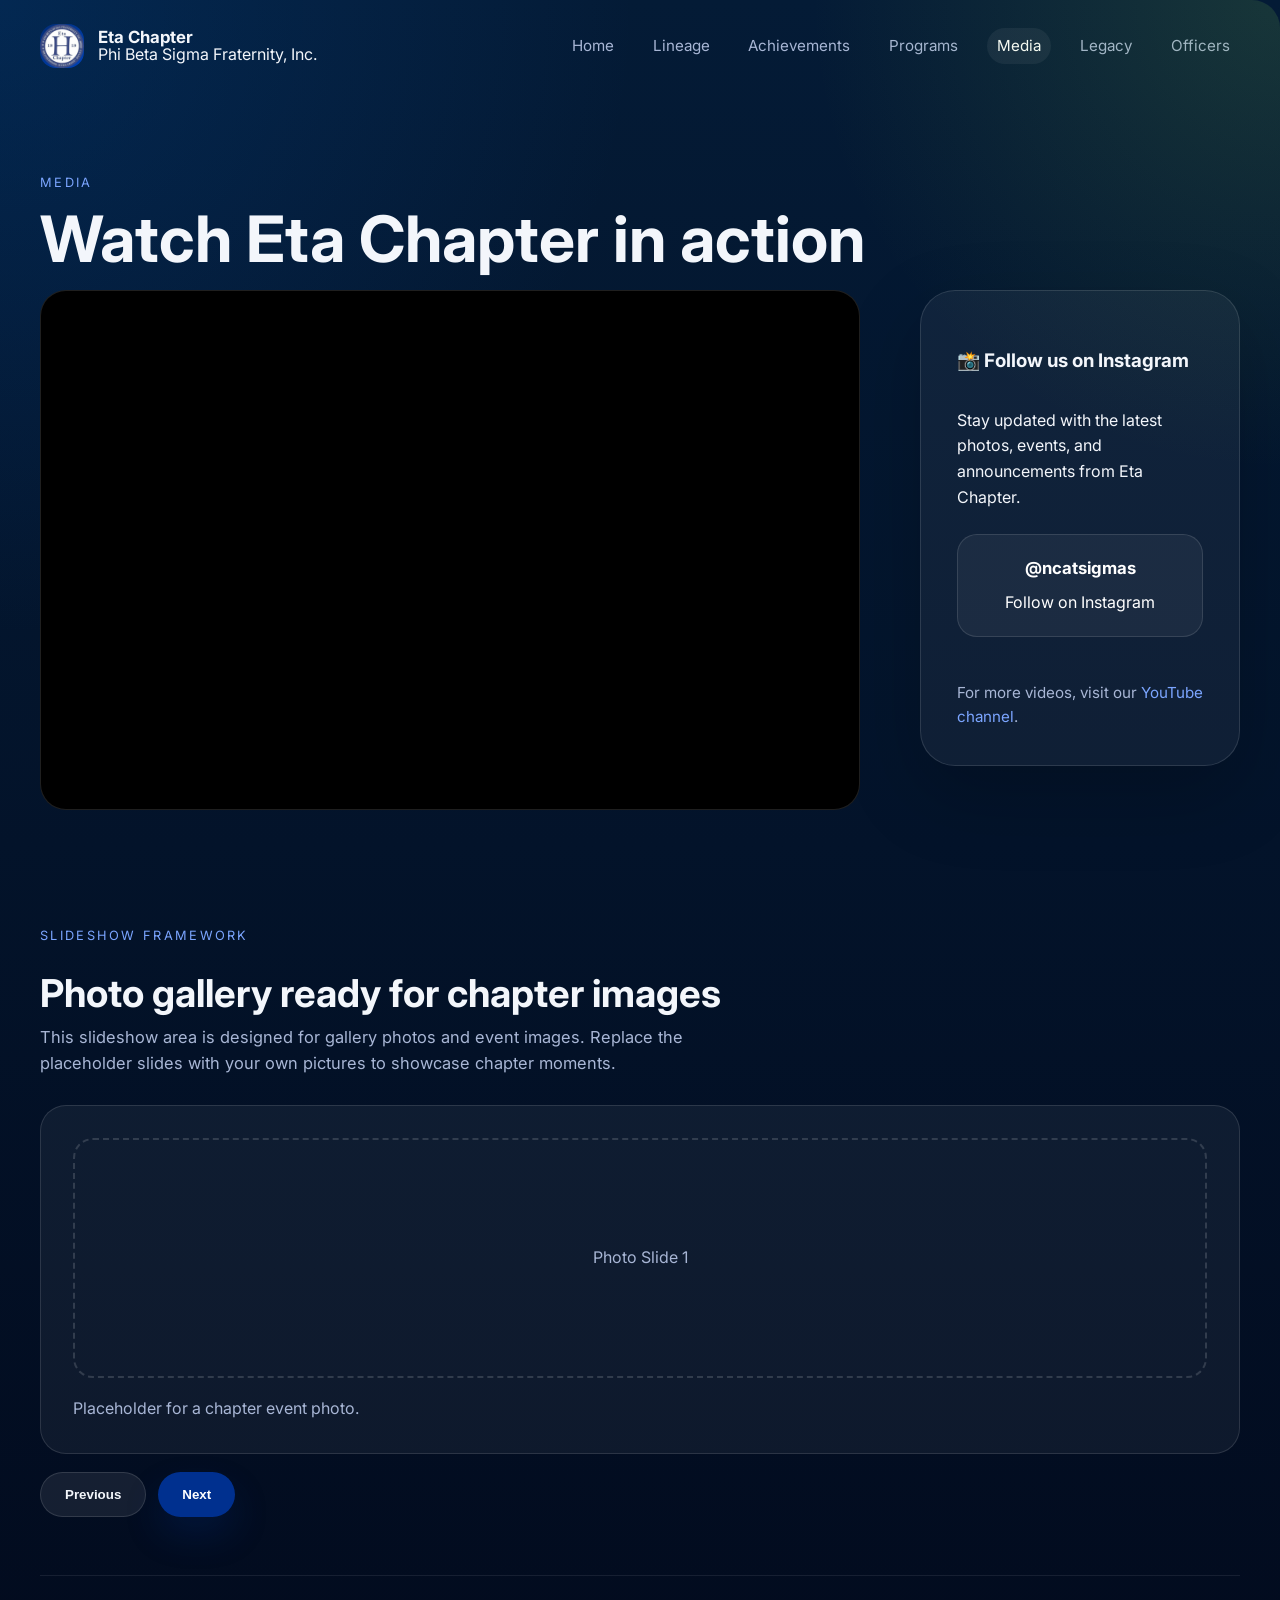
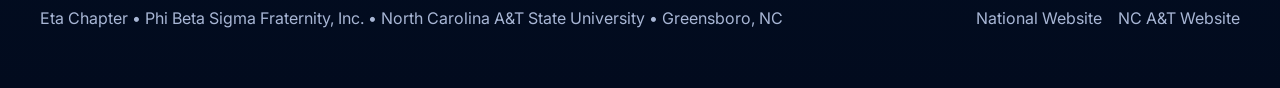
<file: media.html>
<!doctype html>
<html lang="en">
  <head>
    <meta charset="UTF-8" />
    <meta name="viewport" content="width=device-width, initial-scale=1.0" />
    <title>Media | Eta Chapter</title>
    <meta
      name="description"
      content="Media page for Eta Chapter of Phi Beta Sigma Fraternity, Inc. Video links and photo slideshow framework."
    />
    <link rel="preconnect" href="https://fonts.googleapis.com" />
    <link rel="preconnect" href="https://fonts.gstatic.com" crossorigin />
    <link
      href="https://fonts.googleapis.com/css2?family=Inter:wght@400;500;600;700;800&family=Montserrat:wght@600;700&display=swap"
      rel="stylesheet"
    />
    <link rel="stylesheet" href="style.css" />
  </head>
  <body>
    <div class="page media-page">
      <header>
        <nav class="navbar">
          <div class="brand">
            <div class="brand__mark"><img src="assets/eta-seal.png" alt="Eta Chapter Seal" class="brand__logo"></div>
            <div class="brand__text">
              <strong>Eta Chapter</strong>
              Phi Beta Sigma Fraternity, Inc.
            </div>
          </div>
          <div class="nav-links">
            <a href="index.html">Home</a>
            <a href="lineage.html">Lineage</a>
            <a href="achievements.html">Achievements</a>
            <a href="programs.html">Programs</a>
            <a href="media.html" class="active">Media</a>
            <a href="legacy.html">Legacy</a>
            <a href="eta-chapter-officers.html">Officers</a>
          </div>
        </nav>
      </header>

      <section class="hero">
        <div class="video-column">
          <p class="section-title">Media</p>
          <h1 class="hero-title">Watch Eta Chapter in action</h1>

          <div class="video-player-section">
            <div class="video-container">
              <iframe width="100%" height="100%" src="https://www.youtube.com/embed/SBNvdEo5FDQ" title="2020 Eta Chapter - Meet The Greeks" frameborder="0" allow="accelerometer; autoplay; clipboard-write; encrypted-media; gyroscope; picture-in-picture" allowfullscreen></iframe>
            </div>
            <div class="panel instagram-panel">
              <div class="panel-inner">
                <h3>
                <span>📸</span>
                Follow us on Instagram
                </h3>
                <p>
                  Stay updated with the latest photos, events, and announcements from Eta Chapter.
                </p>
              
                <a class="video-link" href="https://www.instagram.com/ncatsigmas/" target="_blank" rel="noopener noreferrer">
                  <strong>@ncatsigmas</strong>
                  Follow on Instagram
                </a>
                <p style="margin-top: 20px; font-size: 0.95rem; color: var(--muted);">
                  For more videos, visit our <a href="https://www.youtube.com/@etachapterofphibetasigmafr3265/videos" target="_blank" rel="noopener noreferrer" style="color: #7ba5ff;">YouTube channel</a>.
                </p>
              </div>
            </div>
          </div>
        </div>

      </section>

      <section class="section">
        <div class="section-title">Slideshow framework</div>
        <h2 class="section-heading">Photo gallery ready for chapter images</h2>
        <p class="hero-copy">
          This slideshow area is designed for gallery photos and event images. Replace the placeholder slides with your own pictures to showcase chapter moments.
        </p>

        <div class="slideshow">
          <div class="slide active">
            <div class="slide-placeholder">Photo Slide 1</div>
            <div class="slide-caption">Placeholder for a chapter event photo.</div>
          </div>
          <div class="slide">
            <div class="slide-placeholder">Photo Slide 2</div>
            <div class="slide-caption">Placeholder for a second gallery image.</div>
          </div>
          <div class="slide">
            <div class="slide-placeholder">Photo Slide 3</div>
            <div class="slide-caption">Placeholder for a third event photo.</div>
          </div>
        </div>
        <div class="slideshow-controls">
          <button type="button" class="btn btn-secondary prev-slide">Previous</button>
          <button type="button" class="btn btn-primary next-slide">Next</button>
        </div>
      </section>

      <footer class="footer">
        <div>Eta Chapter • Phi Beta Sigma Fraternity, Inc. • North Carolina A&T State University • Greensboro, NC</div>
        <div class="footer-links">
          <a href="https://www.phibetasigma1914.org/">National Website</a>
          <a href="https://www.ncat.edu/">NC A&T Website</a>
        </div>
      </footer>
    </div>

    <script>
      document.addEventListener('DOMContentLoaded', () => {
        const slides = Array.from(document.querySelectorAll('.slide'));
        let currentIndex = 0;

        const updateSlides = () => {
          slides.forEach((slide, index) => {
            slide.classList.toggle('active', index === currentIndex);
          });
        };

        document.querySelector('.prev-slide').addEventListener('click', () => {
          currentIndex = (currentIndex + slides.length - 1) % slides.length;
          updateSlides();
        });

        document.querySelector('.next-slide').addEventListener('click', () => {
          currentIndex = (currentIndex + 1) % slides.length;
          updateSlides();
        });
      });
    </script>
  </body>
</html>
</file>
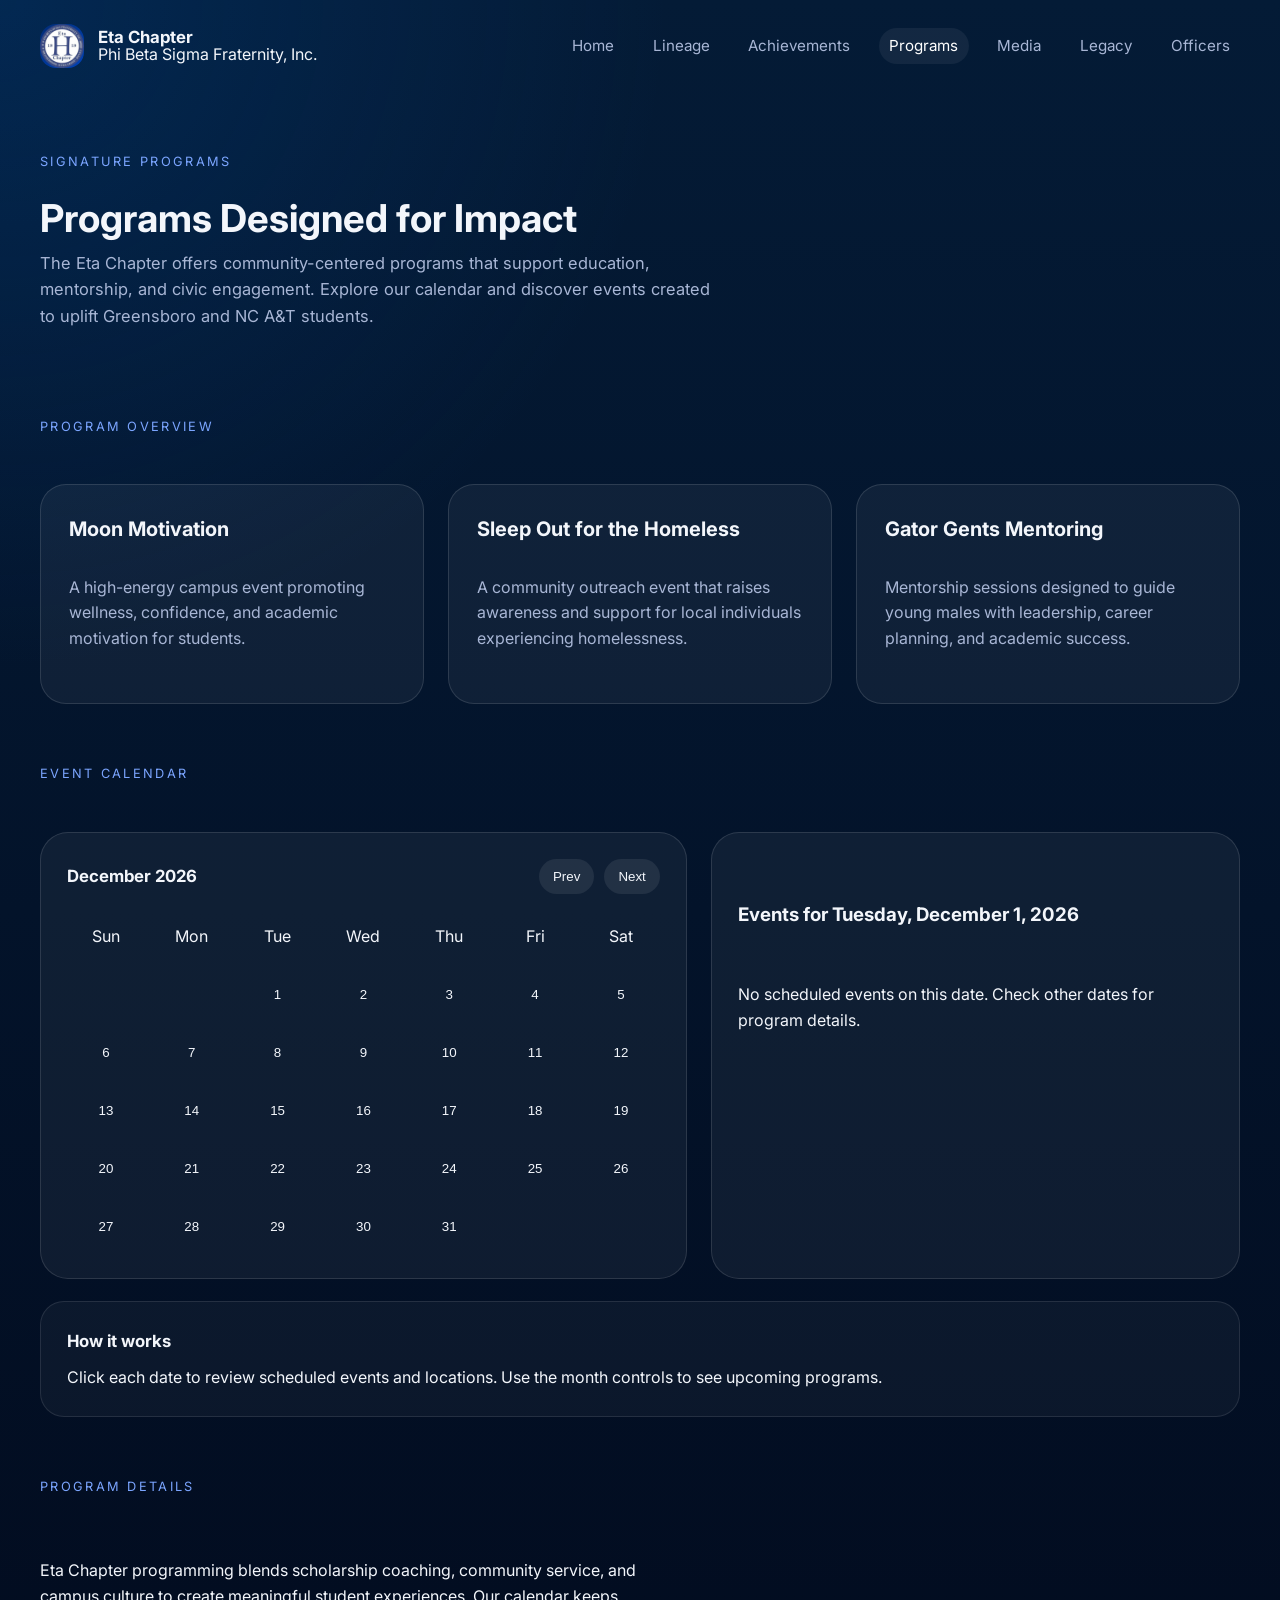
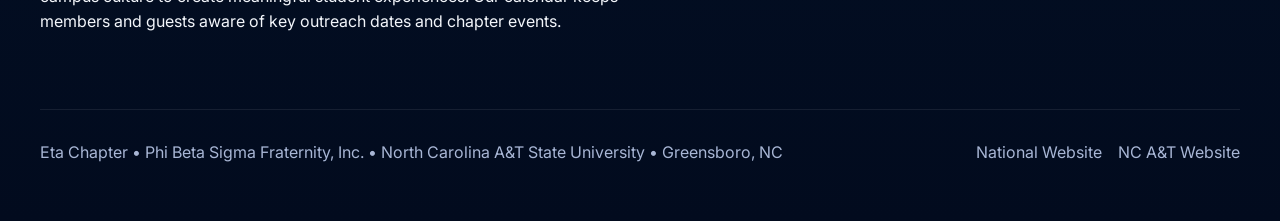
<file: programs.html>
<!doctype html>
<html lang="en">
  <head>
    <meta charset="UTF-8" />
    <meta name="viewport" content="width=device-width, initial-scale=1.0" />
    <title>Programs | Eta Chapter</title>
    <meta
      name="description"
      content="Eta Chapter programs and event calendar for Phi Beta Sigma Fraternity, Inc. at North Carolina A&T State University."
    />
    <link rel="preconnect" href="https://fonts.googleapis.com" />
    <link rel="preconnect" href="https://fonts.gstatic.com" crossorigin />
    <link
      href="https://fonts.googleapis.com/css2?family=Inter:wght@400;500;600;700;800&family=Montserrat:wght@600;700&display=swap"
      rel="stylesheet"
    />
    <link rel="stylesheet" href="style.css" />
    <script src="script.js" defer></script>
  </head>
  <body>
    <div class="page">
      <header>
        <nav class="navbar">
          <div class="brand">
            <div class="brand__mark"><img src="assets/eta-seal.png" alt="Eta Chapter Seal" class="brand__logo"></div>
            <div class="brand__text">
              <strong>Eta Chapter</strong>
              Phi Beta Sigma Fraternity, Inc.
            </div>
          </div>
          <div class="nav-links">
            <a href="index.html">Home</a>
            <a href="lineage.html">Lineage</a>
            <a href="achievements.html">Achievements</a>
            <a class="active" href="programs.html">Programs</a>
            <a href="media.html">Media</a>
            <a href="legacy.html">Legacy</a>
            <a href="eta-chapter-officers.html">Officers</a>
          </div>
        </nav>
      </header>

      <section class="section">
        <div class="section-title">Signature programs</div>
        <h1 class="section-heading">Programs Designed for Impact</h1>
        <p class="hero-copy">
         The Eta Chapter offers community-centered programs that support education, mentorship, and civic engagement.
          Explore our calendar and discover events created to uplift Greensboro and NC A&T students.
        </p>
      </section>

      <section class="section">
        <div class="section-title">Program overview</div>
        <div class="card-grid">
          <div class="card">
            <h3>Moon Motivation</h3>
            <p>
              A high-energy campus event promoting wellness, confidence, and academic motivation for students.
            </p>
          </div>
          <div class="card">
            <h3>Sleep Out for the Homeless</h3>
            <p>
              A community outreach event that raises awareness and support for local individuals experiencing homelessness.
            </p>
          </div>
          <div class="card">
            <h3>Gator Gents Mentoring</h3>
            <p>
              Mentorship sessions designed to guide young males with leadership, career planning, and academic success.
            </p>
          </div>
        </div>
      </section>

      <section class="section">
        <div class="section-title">Event calendar</div>
        <div class="calendar-panel">
          <div class="calendar-card">
            <div class="calendar-header">
              <div class="calendar-title">Month</div>
              <div class="calendar-nav">
                <button class="calendar-prev" type="button">Prev</button>
                <button class="calendar-next" type="button">Next</button>
              </div>
            </div>
            <div class="calendar-grid"></div>
          </div>
          <div class="calendar-card">
            <div class="event-list"></div>
          </div>
        </div>
        <div class="callout">
          <strong>How it works</strong>
          Click each date to review scheduled events and locations. Use the month controls to see upcoming programs.
        </div>
      </section>

      <section class="section">
        <div class="section-title">Program details</div>
        <div class="copy-grid">
          <div>
            <p>
              Eta Chapter programming blends scholarship coaching, community service, and campus culture to create meaningful student experiences.
              Our calendar keeps members and guests aware of key outreach dates and chapter events.
            </p>
          </div>
        </div>
      </section>

      <footer class="footer">
        <div>Eta Chapter • Phi Beta Sigma Fraternity, Inc. • North Carolina A&T State University • Greensboro, NC</div>
        <div class="footer-links">
          <a href="https://www.phibetasigma1914.org/">National Website</a>
          <a href="https://www.ncat.edu/">NC A&T Website</a>
        </div>
      </footer>
    </div>
  </body>
</html>
</file>
<file: style.css>
:root {
  --bg: #031a40;
  --surface: #06244f;
  --surface-2: #0a2c57;
  --text: #f3f6fb;
  --muted: #a8b6d5;
  --accent: #00308f;
  --accent-2: #72b146;
  --border: rgba(255, 255, 255, 0.1);
}

* {
  box-sizing: border-box;
}

html,
body {
  margin: 0;
  padding: 0;
  min-height: 100%;
  font-family: 'Inter', sans-serif;
  background: radial-gradient(circle at top left, rgba(0, 82, 171, 0.24), transparent 30%),
    linear-gradient(180deg, #041b36 0%, #020b1e 100%);
  color: var(--text);
}

body {
  line-height: 1.6;
}

a {
  color: inherit;
  text-decoration: none;
}

.page {
  width: 100%;
  max-width: none;
  padding: 0 40px 56px;
}

header {
  padding: 24px 0;
}

.navbar {
  display: flex;
  align-items: center;
  justify-content: space-between;
  flex-wrap: wrap;
  gap: 18px;
}

.brand {
  display: flex;
  align-items: center;
  gap: 14px;
}

.brand__mark {
  width: 44px;
  height: 44px;
  border-radius: 16px;
  display: grid;
  place-items: center;
  background: linear-gradient(135deg, #002c76, #0042b8);
  color: #fff;
  font-weight: 800;
  font-size: 1rem;
  letter-spacing: 0.08em;
}

/* Seal image inside the brand mark */
.brand__mark img,
.brand__logo {
  width: 100%;
  height: 100%;
  display: block;
  object-fit: contain;
  border-radius: 12px;
}

.brand__text {
  line-height: 1.1;
}

.brand__text strong {
  display: block;
  font-size: 1.05rem;
}

.nav-links {
  display: flex;
  flex-wrap: wrap;
  gap: 18px;
}

.nav-links a {
  font-size: 0.95rem;
  color: var(--muted);
  padding: 0.35rem 0.65rem;
  border-radius: 999px;
  transition: background 0.2s ease, color 0.2s ease;
}

.nav-links a:hover,
.nav-links a.active {
  color: #fff;
  background: rgba(255, 255, 255, 0.06);
}

.hero {
  display: grid;
  grid-template-columns: minmax(0, 1.1fr) minmax(320px, 0.9fr);
  gap: 36px;
  align-items: center;
  padding: 68px 0 56px;
}

.hero-title {
  margin: 0 0 20px;
  font-size: clamp(2.9rem, 5vw, 4.6rem);
  line-height: 0.95;
  grid-column: 1 / -1;
}



.hero-copy {
  max-width: 680px;
  color: var(--muted);
  margin: 0 0 28px;
  font-size: 1.03rem;
}

.hero-actions {
  display: flex;
  flex-wrap: wrap;
  gap: 14px;
}

.media-page .hero {
  display: block;
  width: 100%;
}

.btn {
  display: inline-flex;
  align-items: center;
  justify-content: center;
  gap: 10px;
  padding: 14px 24px;
  border-radius: 999px;
  font-weight: 700;
  border: 0;
  cursor: pointer;
  transition: transform 0.2s ease, box-shadow 0.2s ease, background 0.2s ease;
}

.btn-primary {
  background: var(--accent);
  color: #fff;
  box-shadow: 0 18px 35px rgba(0, 48, 143, 0.22);
}

.btn-secondary {
  background: rgba(255, 255, 255, 0.08);
  color: var(--text);
  border: 1px solid rgba(255, 255, 255, 0.12);
}

.btn:hover {
  transform: translateY(-1px);
}

.panel {
  background: rgba(255, 255, 255, 0.05);
  border: 1px solid rgba(255, 255, 255, 0.12);
  border-radius: 35px;
  box-shadow: 0 28px 80px rgba(0, 0, 0, 0.2);
}

.panel-inner {
  position: relative;
  z-index: 1;
  padding: 36px;
}

.panel::after {
  content: '';
  position: absolute;
  inset: 0;
  background: radial-gradient(circle at top right, rgba(114, 177, 70, 0.18), transparent 30%);
  pointer-events: none;
  border-radius: 28px;
}

.section {
  padding: 56px 0 0;
}

.section--achievements {
  position: relative;
  overflow: hidden;
  background-image: url("assets/Achevements-Background.JPG");
  background-size: cover;
  background-position: center;
  background-repeat: no-repeat;
  background-color: rgba(3, 26, 64, 0.65);
  background-blend-mode: overlay;
}

.section--achievements::before {
  content: '';
  position: absolute;
  inset: 0;
  background: rgba(0, 0, 0, 0.22);
  pointer-events: none;
}

.section--achievements > * {
  position: relative;
  z-index: 1;
}

.section-title {
  display: inline-flex;
  align-items: center;
  gap: 12px;
  text-transform: uppercase;
  letter-spacing: 0.18em;
  font-size: 0.8rem;
  color: #7ba5ff;
  margin-bottom: 16px;
}

.section-heading {
  margin: 0;
  font-size: clamp(2rem, 3vw, 3rem);
}

.copy-grid {
  display: grid;
  grid-template-columns: minmax(0, 1fr) minmax(320px, 0.85fr);
  gap: 32px;
  margin-top: 28px;
}

.card-grid {
  display: grid;
  grid-template-columns: repeat(3, minmax(0, 1fr));
  gap: 24px;
  margin-top: 30px;
}

.card {
  background: rgba(255, 255, 255, 0.05);
  border: 1px solid rgba(255, 255, 255, 0.12);
  border-radius: 26px;
  padding: 28px;
  min-height: 220px;
  display: flex;
  flex-direction: column;
  gap: 14px;
}

.card h3 {
  margin: 0;
  font-size: 1.25rem;
}

.card p,
.card li {
  color: var(--muted);
}

.card-list {
  list-style: none;
  padding: 0;
  margin: 0;
  display: grid;
  gap: 10px;
}

.card-list li {
  display: grid;
  grid-template-columns: auto 1fr;
  gap: 12px;
  align-items: start;
}

.badge-grid {
  display: grid;
  grid-template-columns: repeat(auto-fit, minmax(240px, 1fr));
  gap: 18px;
  margin-top: 28px;
}

.badge {
  display: flex;
  flex-direction: column;
  justify-content: flex-start;
  background: rgba(255, 255, 255, 0.05);
  border: 1px solid rgba(255, 255, 255, 0.12);
  border-radius: 22px;
  padding: 24px;
  min-height: 190px;
  overflow-wrap: break-word;
  word-break: break-word;
}

.badge strong {
  display: block;
  font-size: 1.18rem;
  margin-bottom: 10px;
  color: #fff;
}

.callout {
  background: rgba(255, 255, 255, 0.04);
  border: 1px solid rgba(255, 255, 255, 0.1);
  border-radius: 24px;
  padding: 26px;
  margin-top: 22px;
}

.video-player-section {
  display: grid;
  grid-template-columns: 1fr 320px;
  gap: 60px;
  width: 100%;
}

.video-container {
  position: relative;
  width: 100%;
  padding-bottom: 56.25%;
  height: 0;
  overflow: hidden;
  border-radius: 26px;
  border: 1px solid rgba(255, 255, 255, 0.12);
  background: #000;
  min-height: 520px;
}

.video-container iframe {
  position: absolute;
  top: 0;
  left: 0;
  width: 100%;
  height: 100%;
  border: none;
}

.instagram-panel .panel-inner {
  display: flex;
  flex-direction: column;
  align-items: flex-start;
  gap: 24px;
}

.instagram-panel {
  max-width: 340px;
  height: fit-content;
}

.instagram-panel .video-link {
  width: 100%;
  text-align: center;
}

.instagram-panel h3 {
  margin-bottom: 8px;
}

.instagram-panel p {
  margin: 0;
}



.video-links {
  display: grid;
  gap: 16px;
  margin-top: 24px;
}

.video-link {
  display: block;
  padding: 20px;
  border-radius: 20px;
  border: 1px solid rgba(255, 255, 255, 0.12);
  background: rgba(255, 255, 255, 0.05);
  color: #fff;
  transition: transform 0.2s ease, background 0.2s ease;
}

.video-link:hover {
  transform: translateY(-1px);
  background: rgba(255, 255, 255, 0.08);
}

.video-link strong {
  display: block;
  margin-bottom: 8px;
  font-size: 1.05rem;
}

.slideshow {
  display: grid;
  gap: 20px;
  margin-top: 26px;
}

.slide {
  display: none;
  background: rgba(255, 255, 255, 0.05);
  border: 1px solid rgba(255, 255, 255, 0.12);
  border-radius: 26px;
  padding: 32px;
}

.slide.active {
  display: block;
}

.slide-placeholder {
  min-height: 240px;
  display: grid;
  place-items: center;
  border: 2px dashed rgba(255, 255, 255, 0.15);
  border-radius: 20px;
  color: var(--muted);
  font-size: 1rem;
}

.slide-caption {
  margin-top: 18px;
  color: var(--muted);
}

.slideshow-controls {
  display: flex;
  flex-wrap: wrap;
  gap: 12px;
  margin-top: 18px;
}

.honor-grid {
  display: grid;
  grid-template-columns: repeat(auto-fit, minmax(260px, 1fr));
  gap: 20px;
  margin-top: 28px;
}

.honor-card {
  background: rgba(255, 255, 255, 0.05);
  border: 1px solid rgba(255, 255, 255, 0.12);
  border-radius: 24px;
  padding: 28px;
  display: flex;
  flex-direction: column;
  align-items: center;
  text-align: center;
  gap: 14px;
}

.honor-card h3 {
  margin: 0;
  font-size: 1.1rem;
  color: #fff;
}

.honor-number {
  margin: 0;
  color: var(--accent);
  font-weight: 700;
  font-size: 1rem;
}



.callout strong {
  display: block;
  font-size: 1.05rem;
  margin-bottom: 10px;
}

.stats-grid {
  display: grid;
  grid-template-columns: repeat(3, minmax(0, 1fr));
  gap: 20px;
  margin-top: 30px;
}

.stat {
  background: rgba(255, 255, 255, 0.05);
  border: 1px solid rgba(255, 255, 255, 0.12);
  border-radius: 22px;
  padding: 24px;
}

.stat strong {
  display: block;
  font-size: 1.9rem;
  color: #fff;
}

.stat span {
  color: var(--muted);
}

.footer {
  border-top: 1px solid rgba(255, 255, 255, 0.08);
  margin-top: 58px;
  padding-top: 30px;
  color: var(--muted);
  display: flex;
  flex-wrap: wrap;
  justify-content: space-between;
  gap: 18px;
}

.footer-links {
  display: flex;
  flex-wrap: wrap;
  gap: 16px;
  align-items: center;
}

.footer-links a {
  color: var(--muted);
}

.table {
  width: 100%;
  border-collapse: collapse;
  margin-top: 18px;
}

.table th,
.table td {
  padding: 14px 16px;
  text-align: left;
  border-bottom: 1px solid rgba(255, 255, 255, 0.08);
}

.table th {
  font-weight: 600;
  color: #fff;
}

.profile-grid {
  display: grid;
  grid-template-columns: repeat(3, minmax(0, 1fr));
  gap: 22px;
  margin-top: 28px;
}

.profile {
  background: rgba(255, 255, 255, 0.05);
  border: 1px solid rgba(255, 255, 255, 0.12);
  border-radius: 24px;
  padding: 24px;
  display: flex;
  flex-direction: column;
  gap: 16px;
}

.profile h3 {
  margin: 0;
  font-size: 1.2rem;
}

.profile span,
.profile p {
  color: var(--muted);
}

.profile .role {
  font-weight: 700;
}

.calendar-panel {
  display: grid;
  grid-template-columns: 1.1fr 0.9fr;
  gap: 24px;
  margin-top: 32px;
}

.calendar-card {
  background: rgba(255, 255, 255, 0.05);
  border: 1px solid rgba(255, 255, 255, 0.12);
  border-radius: 28px;
  padding: 26px;
}

.calendar-header {
  display: flex;
  align-items: center;
  justify-content: space-between;
  gap: 16px;
  margin-bottom: 18px;
}

.calendar-title {
  font-size: 1.05rem;
  font-weight: 700;
}

.calendar-nav {
  display: flex;
  gap: 10px;
}

.calendar-nav button {
  border: none;
  padding: 10px 14px;
  border-radius: 999px;
  background: rgba(255, 255, 255, 0.08);
  color: var(--text);
  cursor: pointer;
  transition: background 0.2s ease;
}

.calendar-nav button:hover {
  background: rgba(255, 255, 255, 0.14);
}

.calendar-grid {
  display: grid;
  grid-template-columns: repeat(7, 1fr);
  gap: 8px;
  margin-top: 10px;
}

.calendar-grid span,
.calendar-grid button {
  display: grid;
  place-items: center;
  height: 50px;
  border-radius: 16px;
}

.day-button {
  background: transparent;
  border: none;
  color: var(--text);
  cursor: pointer;
  transition: background 0.2s ease;
}

.day-button:hover {
  background: rgba(255, 255, 255, 0.1);
}

.day-button.active {
  background: var(--accent);
  color: #fff;
}

.day-button.event {
  background: rgba(112, 177, 70, 0.16);
  border: 1px solid rgba(112, 177, 70, 0.28);
}

.event-list {
  margin-top: 22px;
  display: grid;
  gap: 18px;
}

.event-card {
  background: rgba(255, 255, 255, 0.05);
  border: 1px solid rgba(255, 255, 255, 0.12);
  border-radius: 22px;
  padding: 20px;
}

.event-card h4 {
  margin: 0 0 10px;
  font-size: 1rem;
}

.event-card p,
.event-card span {
  margin: 0;
  color: var(--muted);
}

.hero-image {
  width: 100%;
  height: 100%;
  min-height: 420px;
  object-fit: cover;
  border-radius: 22px;
}

@media (max-width: 980px) {
  .hero,
  .calendar-panel,
  .copy-grid,
  .card-grid,
  .stats-grid,
  .profile-grid,
  .badge-grid,
  .video-player-section {
    grid-template-columns: 1fr;
  }
}

/* Officers headshots row */
.officers-headshots-section {
  padding-top: 12px;
}
.officers-headshots {
  display: flex;
  gap: 36px;
  justify-content: center;
  align-items: center;
  margin: 18px 0 28px;
}
.officer {
  text-align: center;
}
.officer img {
  width: 200px;
  height: 200px;
  object-fit: cover;
  border-radius: 50%;
  border: 4px solid rgba(255,255,255,0.06);
  box-shadow: 0 10px 30px rgba(0,0,0,0.35);
  display: block;
}
.officer figcaption {
  margin-top: 10px;
  color: var(--muted);
  font-size: 0.95rem;
}

@media (max-width: 640px) {
  .officers-headshots {
    gap: 18px;
    padding: 0 12px;
  }
  .officer img {
    width: 140px;
    height: 140px;
  }
}

@media (max-width: 640px) {
  .page {
    padding: 0 18px 50px;
  }

  .hero {
    padding-top: 44px;
  }

  .navbar {
    justify-content: center;
  }

  .nav-links {
    justify-content: center;
    width: 100%;
  }
}
</file>
